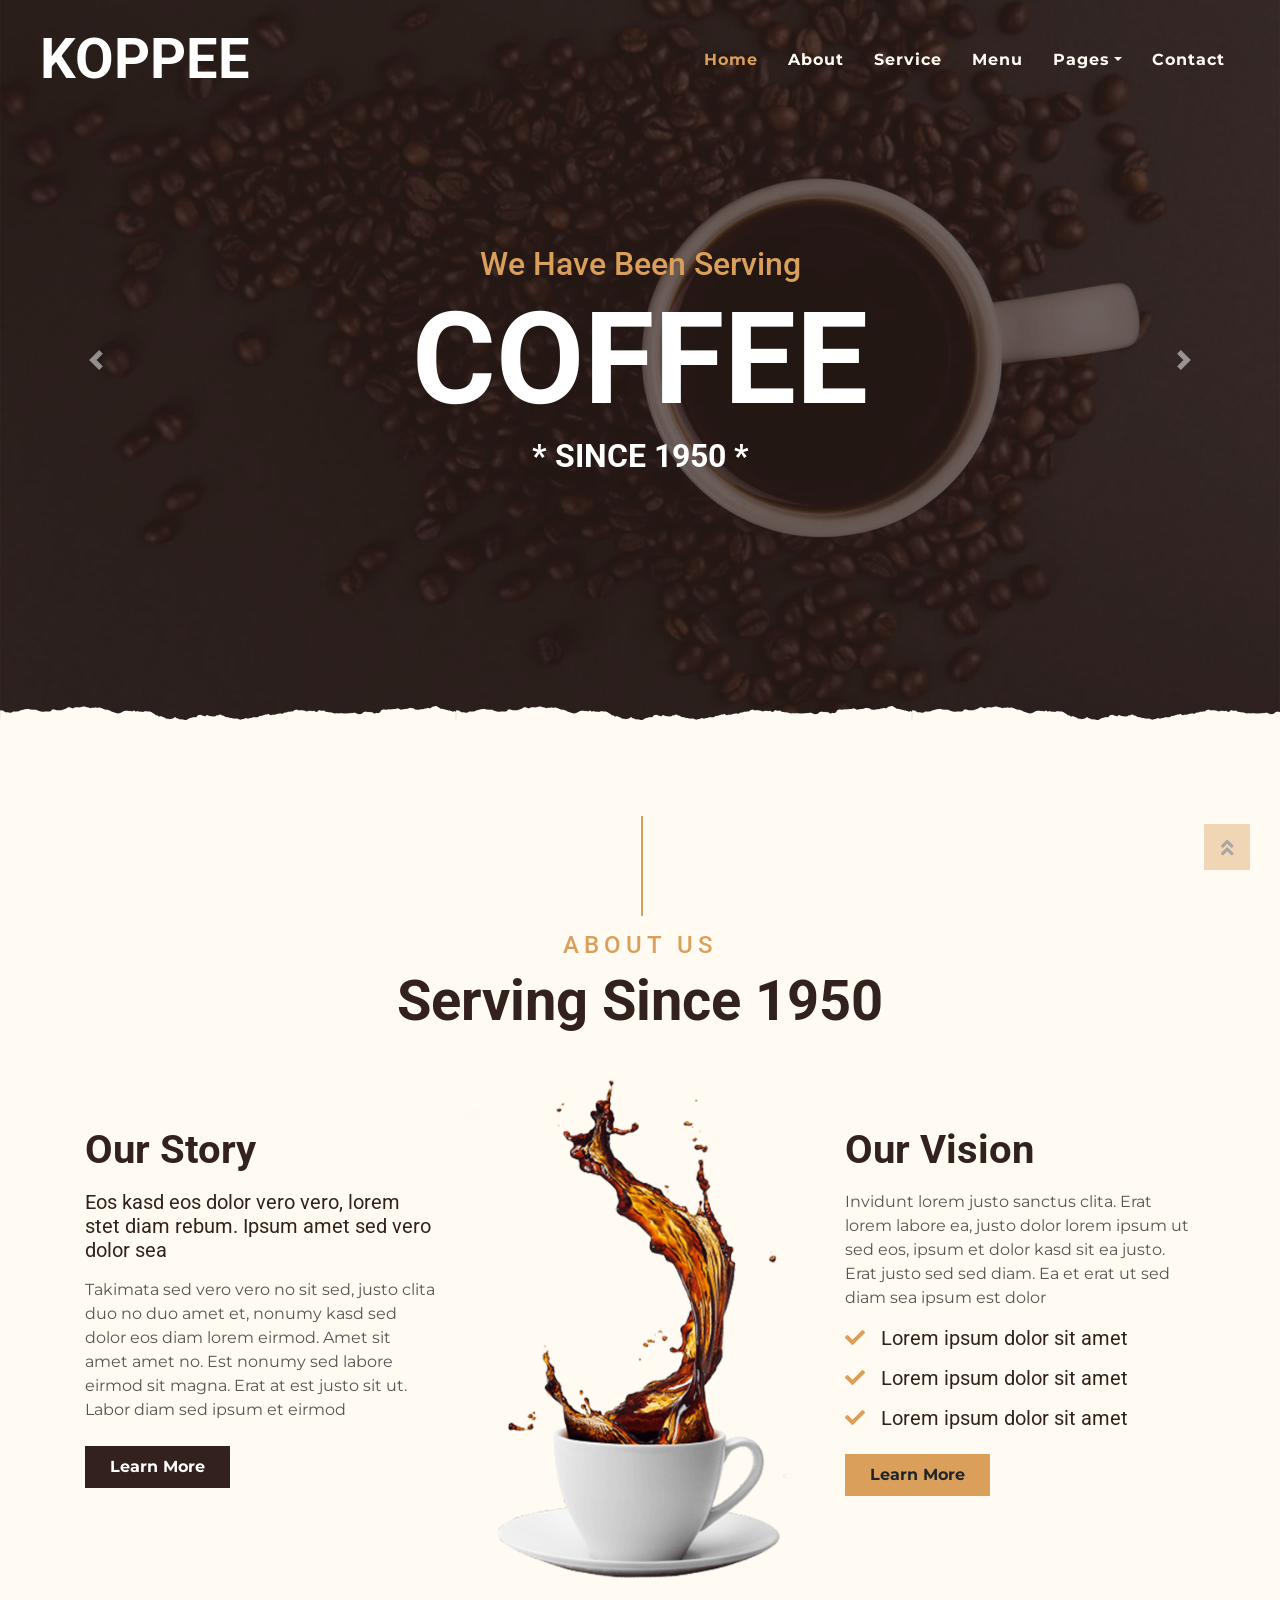
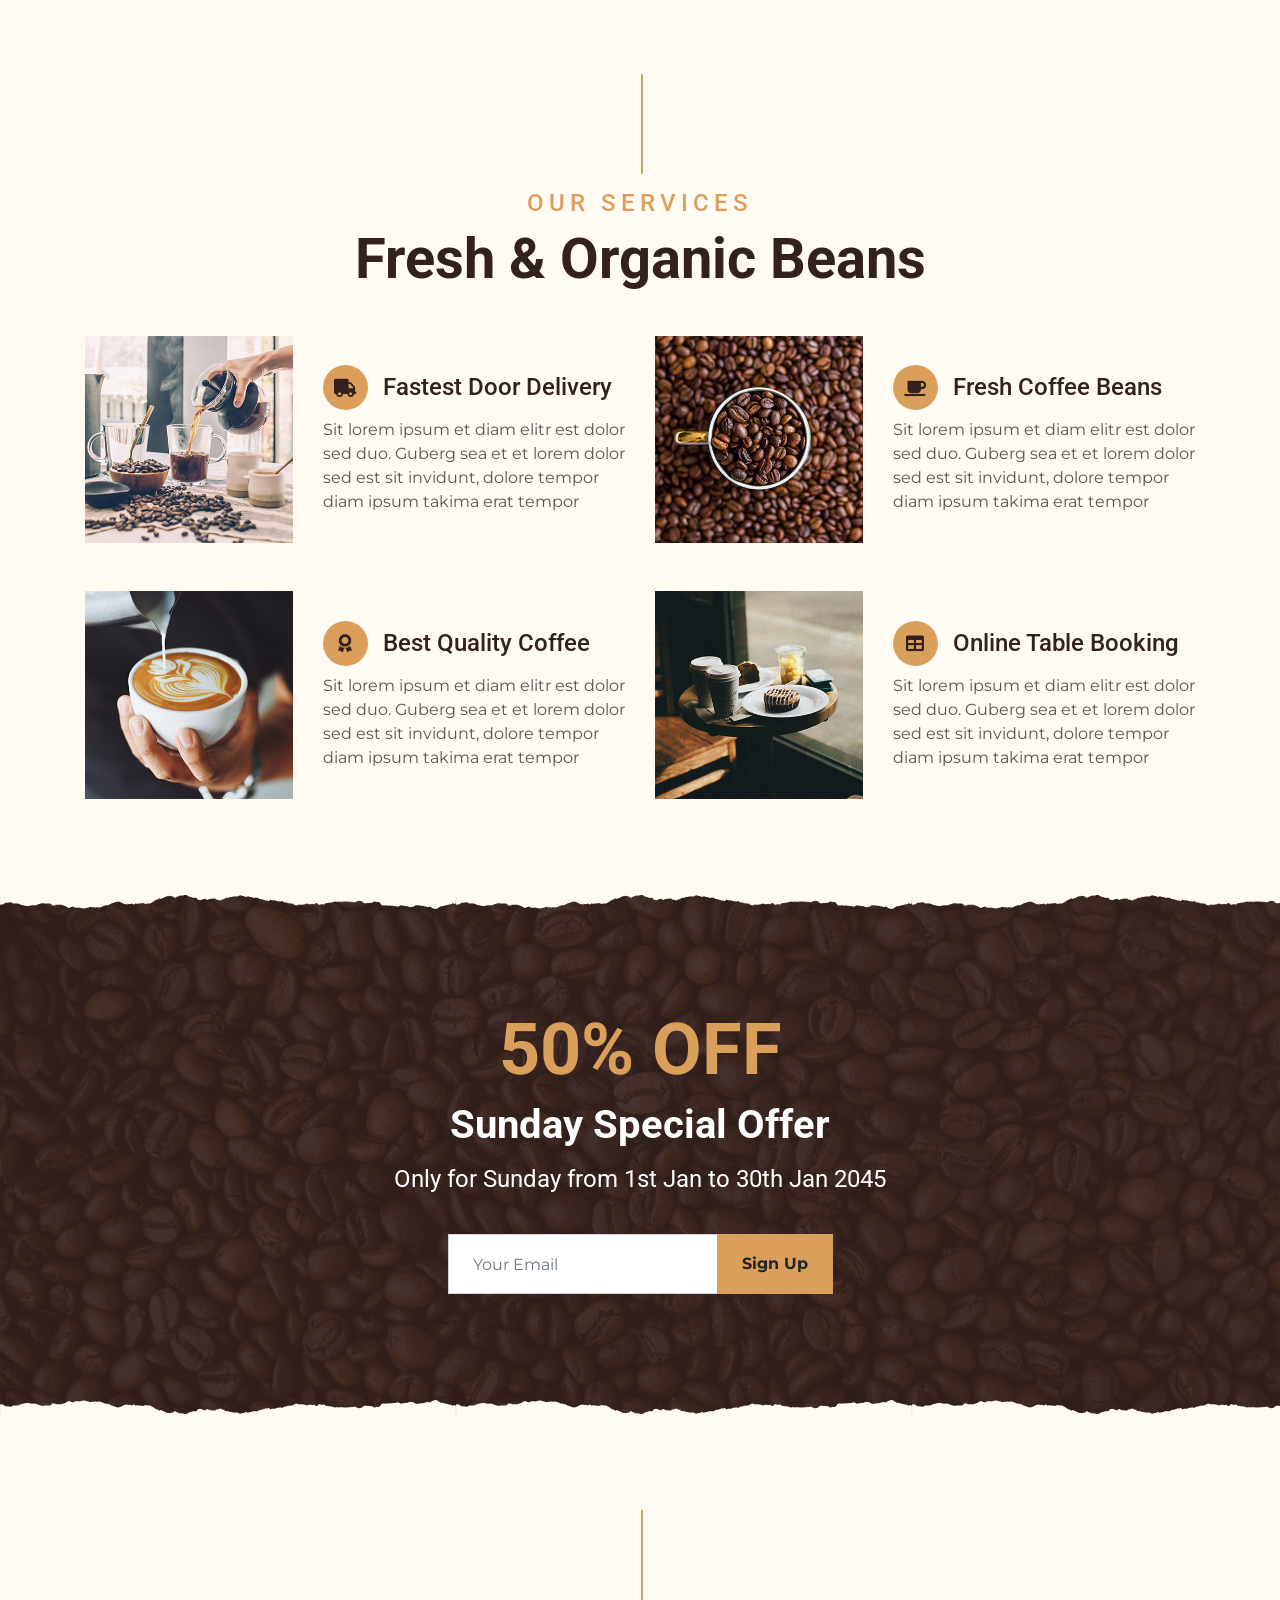
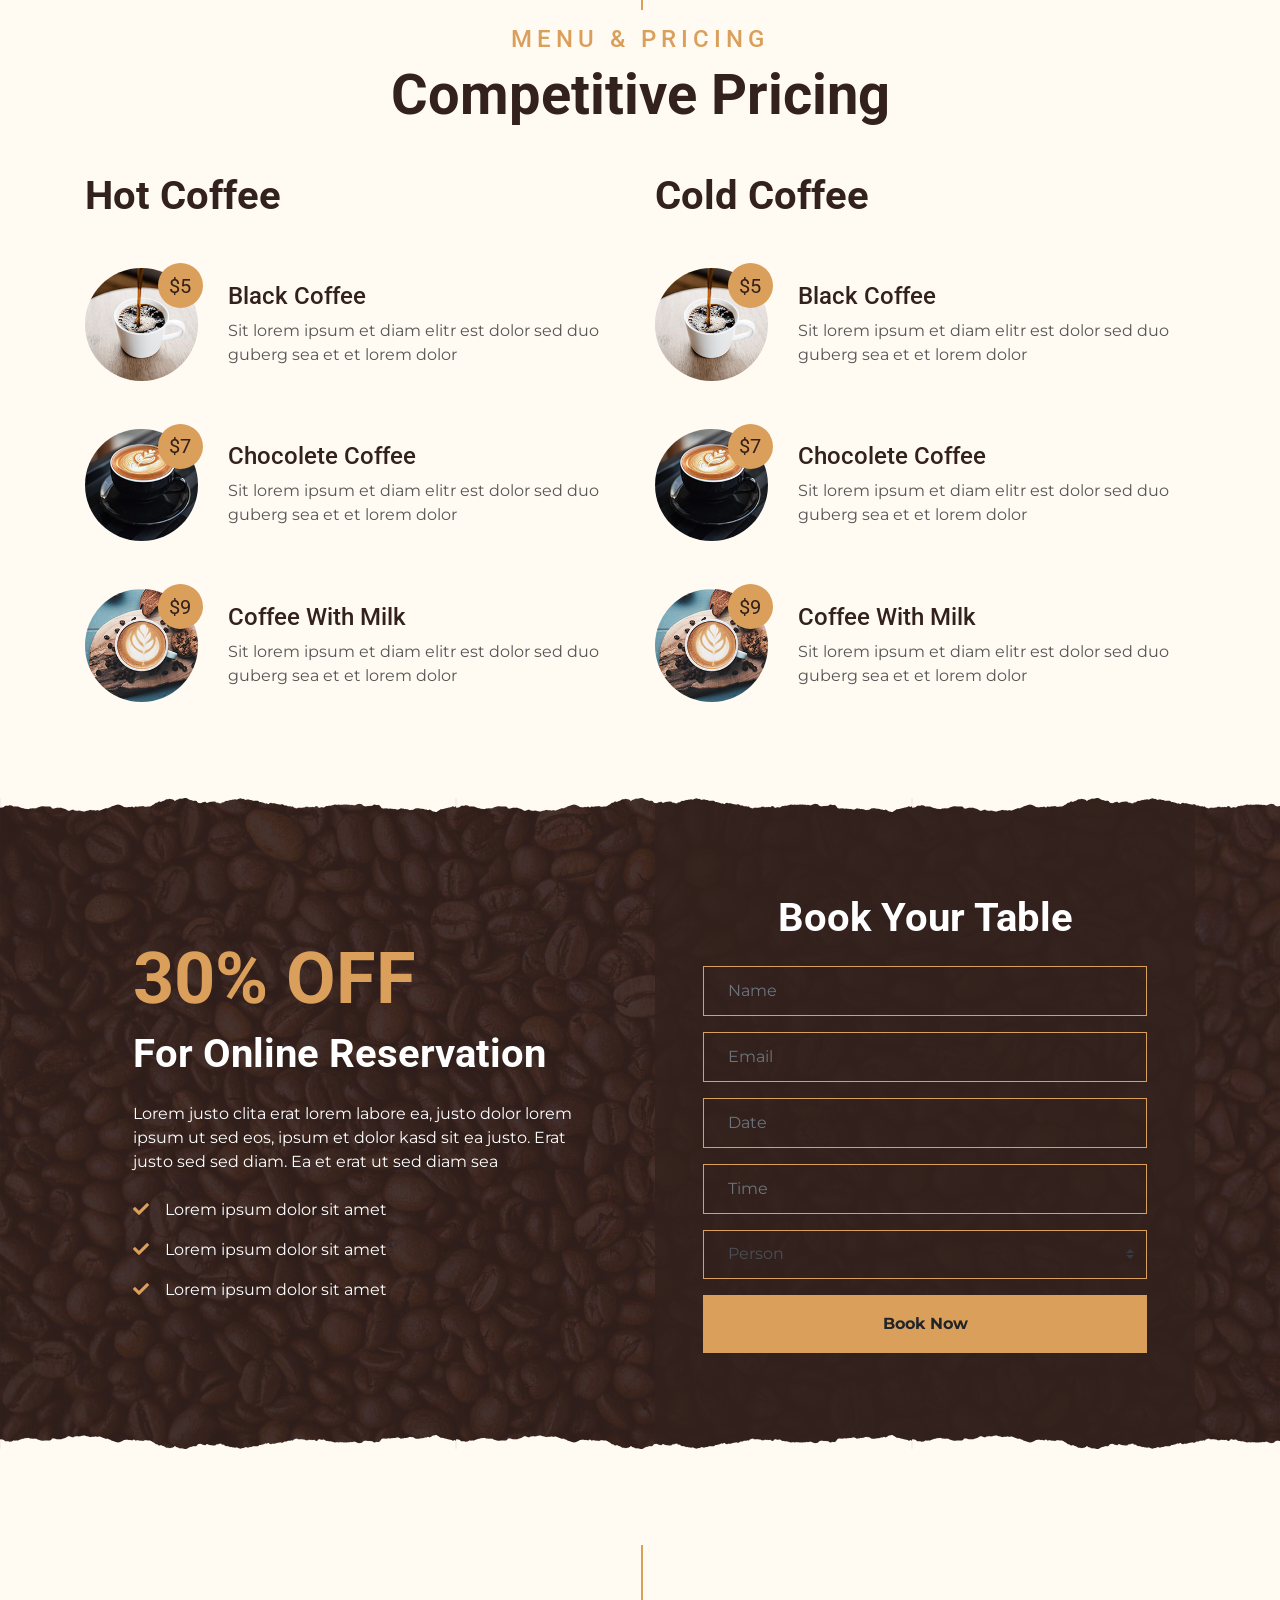
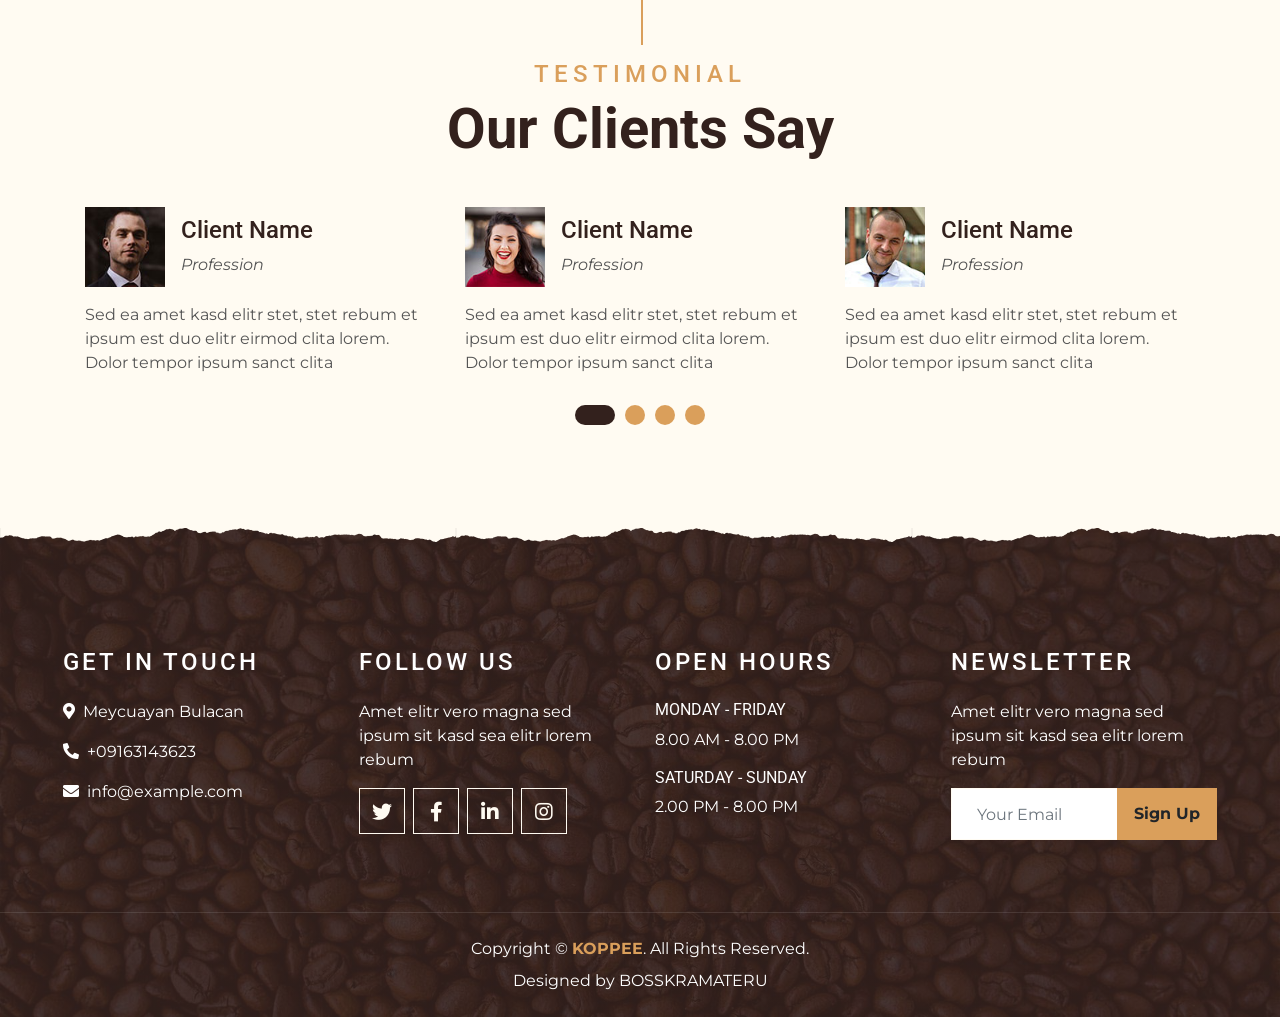
<file: Koppee/index.html>
<!DOCTYPE html>
<html lang="en">

<head>
    <meta charset="utf-8">
    <title>KOPPEE - Coffee Shop HTML Template</title>
    <meta content="width=device-width, initial-scale=1.0" name="viewport">
    <meta content="Free Website Template" name="keywords">
    <meta content="Free Website Template" name="description">

    <!-- Favicon -->
    <link href="img/favicon.ico" rel="icon">

    <!-- Google Font -->
    <link rel="preconnect" href="https://fonts.gstatic.com">
    <link href="https://fonts.googleapis.com/css2?family=Montserrat:wght@200;400&family=Roboto:wght@400;500;700&display=swap" rel="stylesheet"> 

    <!-- Font Awesome -->
    <link href="https://cdnjs.cloudflare.com/ajax/libs/font-awesome/5.10.0/css/all.min.css" rel="stylesheet">

    <!-- Libraries Stylesheet -->
    <link href="lib/owlcarousel/assets/owl.carousel.min.css" rel="stylesheet">
    <link href="lib/tempusdominus/css/tempusdominus-bootstrap-4.min.css" rel="stylesheet" />

    <!-- Customized Bootstrap Stylesheet -->
    <link href="css/style.min.css" rel="stylesheet">
</head>

<body>
    <!-- Navbar Start -->
    <div class="container-fluid p-0 nav-bar">
        <nav class="navbar navbar-expand-lg bg-none navbar-dark py-3">
            <a href="index.html" class="navbar-brand px-lg-4 m-0">
                <h1 class="m-0 display-4 text-uppercase text-white">KOPPEE</h1>
            </a>
            <button type="button" class="navbar-toggler" data-toggle="collapse" data-target="#navbarCollapse">
                <span class="navbar-toggler-icon"></span>
            </button>
            <div class="collapse navbar-collapse justify-content-between" id="navbarCollapse">
                <div class="navbar-nav ml-auto p-4">
                    <a href="index.html" class="nav-item nav-link active">Home</a>
                    <a href="about.html" class="nav-item nav-link">About</a>
                    <a href="service.html" class="nav-item nav-link">Service</a>
                    <a href="menu.html" class="nav-item nav-link">Menu</a>
                    <div class="nav-item dropdown">
                        <a href="#" class="nav-link dropdown-toggle" data-toggle="dropdown">Pages</a>
                        <div class="dropdown-menu text-capitalize">
                            <a href="reservation.html" class="dropdown-item">Reservation</a>
                            <a href="testimonial.html" class="dropdown-item">Testimonial</a>
                        </div>
                    </div>
                    <a href="contact.html" class="nav-item nav-link">Contact</a>
              
                </div>
            </div>
        </nav>
    </div>
    <!-- Navbar End -->

    <!-- Carousel Start -->
    <div class="container-fluid p-0 mb-5">
        <div id="blog-carousel" class="carousel slide overlay-bottom" data-ride="carousel">
            <div class="carousel-inner">
                <div class="carousel-item active">
                    <img class="w-100" src="img/carousel-1.jpg" alt="Image">
                    <div class="carousel-caption d-flex flex-column align-items-center justify-content-center">
                        <h2 class="text-primary font-weight-medium m-0">We Have Been Serving</h2>
                        <h1 class="display-1 text-white m-0">COFFEE</h1>
                        <h2 class="text-white m-0">* SINCE 1950 *</h2>
                    </div>
                </div>
                <div class="carousel-item">
                    <img class="w-100" src="img/carousel-2.jpg" alt="Image">
                    <div class="carousel-caption d-flex flex-column align-items-center justify-content-center">
                        <h2 class="text-primary font-weight-medium m-0">We Have Been Serving</h2>
                        <h1 class="display-1 text-white m-0">COFFEE</h1>
                        <h2 class="text-white m-0">* SINCE 1950 *</h2>
                    </div>
                </div>
            </div>
            <a class="carousel-control-prev" href="#blog-carousel" data-slide="prev">
                <span class="carousel-control-prev-icon"></span>
            </a>
            <a class="carousel-control-next" href="#blog-carousel" data-slide="next">
                <span class="carousel-control-next-icon"></span>
            </a>
        </div>
    </div>
    <!-- Carousel End -->


    <!-- About Start -->
    <div class="container-fluid py-5">
        <div class="container">
            <div class="section-title">
                <h4 class="text-primary text-uppercase" style="letter-spacing: 5px;">About Us</h4>
                <h1 class="display-4">Serving Since 1950</h1>
            </div>
            <div class="row">
                <div class="col-lg-4 py-0 py-lg-5">
                    <h1 class="mb-3">Our Story</h1>
                    <h5 class="mb-3">Eos kasd eos dolor vero vero, lorem stet diam rebum. Ipsum amet sed vero dolor sea</h5>
                    <p>Takimata sed vero vero no sit sed, justo clita duo no duo amet et, nonumy kasd sed dolor eos diam lorem eirmod. Amet sit amet amet no. Est nonumy sed labore eirmod sit magna. Erat at est justo sit ut. Labor diam sed ipsum et eirmod</p>
                    <a href="" class="btn btn-secondary font-weight-bold py-2 px-4 mt-2">Learn More</a>
                </div>
                <div class="col-lg-4 py-5 py-lg-0" style="min-height: 500px;">
                    <div class="position-relative h-100">
                        <img class="position-absolute w-100 h-100" src="img/about.png" style="object-fit: cover;">
                    </div>
                </div>
                <div class="col-lg-4 py-0 py-lg-5">
                    <h1 class="mb-3">Our Vision</h1>
                    <p>Invidunt lorem justo sanctus clita. Erat lorem labore ea, justo dolor lorem ipsum ut sed eos, ipsum et dolor kasd sit ea justo. Erat justo sed sed diam. Ea et erat ut sed diam sea ipsum est dolor</p>
                    <h5 class="mb-3"><i class="fa fa-check text-primary mr-3"></i>Lorem ipsum dolor sit amet</h5>
                    <h5 class="mb-3"><i class="fa fa-check text-primary mr-3"></i>Lorem ipsum dolor sit amet</h5>
                    <h5 class="mb-3"><i class="fa fa-check text-primary mr-3"></i>Lorem ipsum dolor sit amet</h5>
                    <a href="" class="btn btn-primary font-weight-bold py-2 px-4 mt-2">Learn More</a>
                </div>
            </div>
        </div>
    </div>
    <!-- About End -->


    <!-- Service Start -->
    <div class="container-fluid pt-5">
        <div class="container">
            <div class="section-title">
                <h4 class="text-primary text-uppercase" style="letter-spacing: 5px;">Our Services</h4>
                <h1 class="display-4">Fresh & Organic Beans</h1>
            </div>
            <div class="row">
                <div class="col-lg-6 mb-5">
                    <div class="row align-items-center">
                        <div class="col-sm-5">
                            <img class="img-fluid mb-3 mb-sm-0" src="img/service-1.jpg" alt="">
                        </div>
                        <div class="col-sm-7">
                            <h4><i class="fa fa-truck service-icon"></i>Fastest Door Delivery</h4>
                            <p class="m-0">Sit lorem ipsum et diam elitr est dolor sed duo. Guberg sea et et lorem dolor sed est sit
                                invidunt, dolore tempor diam ipsum takima erat tempor</p>
                        </div>
                    </div>
                </div>
                <div class="col-lg-6 mb-5">
                    <div class="row align-items-center">
                        <div class="col-sm-5">
                            <img class="img-fluid mb-3 mb-sm-0" src="img/service-2.jpg" alt="">
                        </div>
                        <div class="col-sm-7">
                            <h4><i class="fa fa-coffee service-icon"></i>Fresh Coffee Beans</h4>
                            <p class="m-0">Sit lorem ipsum et diam elitr est dolor sed duo. Guberg sea et et lorem dolor sed est sit
                                invidunt, dolore tempor diam ipsum takima erat tempor</p>
                        </div>
                    </div>
                </div>
                <div class="col-lg-6 mb-5">
                    <div class="row align-items-center">
                        <div class="col-sm-5">
                            <img class="img-fluid mb-3 mb-sm-0" src="img/service-3.jpg" alt="">
                        </div>
                        <div class="col-sm-7">
                            <h4><i class="fa fa-award service-icon"></i>Best Quality Coffee</h4>
                            <p class="m-0">Sit lorem ipsum et diam elitr est dolor sed duo. Guberg sea et et lorem dolor sed est sit
                                invidunt, dolore tempor diam ipsum takima erat tempor</p>
                        </div>
                    </div>
                </div>
                <div class="col-lg-6 mb-5">
                    <div class="row align-items-center">
                        <div class="col-sm-5">
                            <img class="img-fluid mb-3 mb-sm-0" src="img/service-4.jpg" alt="">
                        </div>
                        <div class="col-sm-7">
                            <h4><i class="fa fa-table service-icon"></i>Online Table Booking</h4>
                            <p class="m-0">Sit lorem ipsum et diam elitr est dolor sed duo. Guberg sea et et lorem dolor sed est sit
                                invidunt, dolore tempor diam ipsum takima erat tempor</p>
                        </div>
                    </div>
                </div>
            </div>
        </div>
    </div>
    <!-- Service End -->


    <!-- Offer Start -->
    <div class="offer container-fluid my-5 py-5 text-center position-relative overlay-top overlay-bottom">
        <div class="container py-5">
            <h1 class="display-3 text-primary mt-3">50% OFF</h1>
            <h1 class="text-white mb-3">Sunday Special Offer</h1>
            <h4 class="text-white font-weight-normal mb-4 pb-3">Only for Sunday from 1st Jan to 30th Jan 2045</h4>
            <form class="form-inline justify-content-center mb-4">
                <div class="input-group">
                    <input type="text" class="form-control p-4" placeholder="Your Email" style="height: 60px;">
                    <div class="input-group-append">
                        <button class="btn btn-primary font-weight-bold px-4" type="submit">Sign Up</button>
                    </div>
                </div>
            </form>
        </div>
    </div>
    <!-- Offer End -->


    <!-- Menu Start -->
    <div class="container-fluid pt-5">
        <div class="container">
            <div class="section-title">
                <h4 class="text-primary text-uppercase" style="letter-spacing: 5px;">Menu & Pricing</h4>
                <h1 class="display-4">Competitive Pricing</h1>
            </div>
            <div class="row">
                <div class="col-lg-6">
                    <h1 class="mb-5">Hot Coffee</h1>
                    <div class="row align-items-center mb-5">
                        <div class="col-4 col-sm-3">
                            <img class="w-100 rounded-circle mb-3 mb-sm-0" src="img/menu-1.jpg" alt="">
                            <h5 class="menu-price">$5</h5>
                        </div>
                        <div class="col-8 col-sm-9">
                            <h4>Black Coffee</h4>
                            <p class="m-0">Sit lorem ipsum et diam elitr est dolor sed duo guberg sea et et lorem dolor</p>
                        </div>
                    </div>
                    <div class="row align-items-center mb-5">
                        <div class="col-4 col-sm-3">
                            <img class="w-100 rounded-circle mb-3 mb-sm-0" src="img/menu-2.jpg" alt="">
                            <h5 class="menu-price">$7</h5>
                        </div>
                        <div class="col-8 col-sm-9">
                            <h4>Chocolete Coffee</h4>
                            <p class="m-0">Sit lorem ipsum et diam elitr est dolor sed duo guberg sea et et lorem dolor</p>
                        </div>
                    </div>
                    <div class="row align-items-center mb-5">
                        <div class="col-4 col-sm-3">
                            <img class="w-100 rounded-circle mb-3 mb-sm-0" src="img/menu-3.jpg" alt="">
                            <h5 class="menu-price">$9</h5>
                        </div>
                        <div class="col-8 col-sm-9">
                            <h4>Coffee With Milk</h4>
                            <p class="m-0">Sit lorem ipsum et diam elitr est dolor sed duo guberg sea et et lorem dolor</p>
                        </div>
                    </div>
                </div>
                <div class="col-lg-6">
                    <h1 class="mb-5">Cold Coffee</h1>
                    <div class="row align-items-center mb-5">
                        <div class="col-4 col-sm-3">
                            <img class="w-100 rounded-circle mb-3 mb-sm-0" src="img/menu-1.jpg" alt="">
                            <h5 class="menu-price">$5</h5>
                        </div>
                        <div class="col-8 col-sm-9">
                            <h4>Black Coffee</h4>
                            <p class="m-0">Sit lorem ipsum et diam elitr est dolor sed duo guberg sea et et lorem dolor</p>
                        </div>
                    </div>
                    <div class="row align-items-center mb-5">
                        <div class="col-4 col-sm-3">
                            <img class="w-100 rounded-circle mb-3 mb-sm-0" src="img/menu-2.jpg" alt="">
                            <h5 class="menu-price">$7</h5>
                        </div>
                        <div class="col-8 col-sm-9">
                            <h4>Chocolete Coffee</h4>
                            <p class="m-0">Sit lorem ipsum et diam elitr est dolor sed duo guberg sea et et lorem dolor</p>
                        </div>
                    </div>
                    <div class="row align-items-center mb-5">
                        <div class="col-4 col-sm-3">
                            <img class="w-100 rounded-circle mb-3 mb-sm-0" src="img/menu-3.jpg" alt="">
                            <h5 class="menu-price">$9</h5>
                        </div>
                        <div class="col-8 col-sm-9">
                            <h4>Coffee With Milk</h4>
                            <p class="m-0">Sit lorem ipsum et diam elitr est dolor sed duo guberg sea et et lorem dolor</p>
                        </div>
                    </div>
                </div>
            </div>
        </div>
    </div>
    <!-- Menu End -->


    <!-- Reservation Start -->
    <div class="container-fluid reservation position-relative overlay-top overlay-bottom my-5">
        <div class="container">
            <div class="row align-items-center">
                <div class="col-lg-6 my-5 my-lg-0">
                    <div class="p-5">
                        <div class="mb-4">
                            <h1 class="display-3 text-primary">30% OFF</h1>
                            <h1 class="text-white">For Online Reservation</h1>
                        </div>
                        <p class="text-white">Lorem justo clita erat lorem labore ea, justo dolor lorem ipsum ut sed eos,
                            ipsum et dolor kasd sit ea justo. Erat justo sed sed diam. Ea et erat ut sed diam sea</p>
                        <ul class="list-inline text-white m-0">
                            <li class="py-2"><i class="fa fa-check text-primary mr-3"></i>Lorem ipsum dolor sit amet</li>
                            <li class="py-2"><i class="fa fa-check text-primary mr-3"></i>Lorem ipsum dolor sit amet</li>
                            <li class="py-2"><i class="fa fa-check text-primary mr-3"></i>Lorem ipsum dolor sit amet</li>
                        </ul>
                    </div>
                </div>
                <div class="col-lg-6">
                    <div class="text-center p-5" style="background: rgba(51, 33, 29, .8);">
                        <h1 class="text-white mb-4 mt-5">Book Your Table</h1>
                        <form class="mb-5">
                            <div class="form-group">
                                <input type="text" class="form-control bg-transparent border-primary p-4" placeholder="Name"
                                    required="required" />
                            </div>
                            <div class="form-group">
                                <input type="email" class="form-control bg-transparent border-primary p-4" placeholder="Email"
                                    required="required" />
                            </div>
                            <div class="form-group">
                                <div class="date" id="date" data-target-input="nearest">
                                    <input type="text" class="form-control bg-transparent border-primary p-4 datetimepicker-input" placeholder="Date" data-target="#date" data-toggle="datetimepicker"/>
                                </div>
                            </div>
                            <div class="form-group">
                                <div class="time" id="time" data-target-input="nearest">
                                    <input type="text" class="form-control bg-transparent border-primary p-4 datetimepicker-input" placeholder="Time" data-target="#time" data-toggle="datetimepicker"/>
                                </div>
                            </div>
                            <div class="form-group">
                                <select class="custom-select bg-transparent border-primary px-4" style="height: 49px;">
                                    <option selected>Person</option>
                                    <option value="1">Person 1</option>
                                    <option value="2">Person 2</option>
                                    <option value="3">Person 3</option>
                                    <option value="3">Person 4</option>
                                </select>
                            </div>
                            
                            <div>
                                <button class="btn btn-primary btn-block font-weight-bold py-3" type="submit">Book Now</button>
                            </div>
                        </form>
                    </div>
                </div>
            </div>
        </div>
    </div>
    <!-- Reservation End -->


    <!-- Testimonial Start -->
    <div class="container-fluid py-5">
        <div class="container">
            <div class="section-title">
                <h4 class="text-primary text-uppercase" style="letter-spacing: 5px;">Testimonial</h4>
                <h1 class="display-4">Our Clients Say</h1>
            </div>
            <div class="owl-carousel testimonial-carousel">
                <div class="testimonial-item">
                    <div class="d-flex align-items-center mb-3">
                        <img class="img-fluid" src="img/testimonial-1.jpg" alt="">
                        <div class="ml-3">
                            <h4>Client Name</h4>
                            <i>Profession</i>
                        </div>
                    </div>
                    <p class="m-0">Sed ea amet kasd elitr stet, stet rebum et ipsum est duo elitr eirmod clita lorem. Dolor tempor ipsum sanct clita</p>
                </div>
                <div class="testimonial-item">
                    <div class="d-flex align-items-center mb-3">
                        <img class="img-fluid" src="img/testimonial-2.jpg" alt="">
                        <div class="ml-3">
                            <h4>Client Name</h4>
                            <i>Profession</i>
                        </div>
                    </div>
                    <p class="m-0">Sed ea amet kasd elitr stet, stet rebum et ipsum est duo elitr eirmod clita lorem. Dolor tempor ipsum sanct clita</p>
                </div>
                <div class="testimonial-item">
                    <div class="d-flex align-items-center mb-3">
                        <img class="img-fluid" src="img/testimonial-3.jpg" alt="">
                        <div class="ml-3">
                            <h4>Client Name</h4>
                            <i>Profession</i>
                        </div>
                    </div>
                    <p class="m-0">Sed ea amet kasd elitr stet, stet rebum et ipsum est duo elitr eirmod clita lorem. Dolor tempor ipsum sanct clita</p>
                </div>
                <div class="testimonial-item">
                    <div class="d-flex align-items-center mb-3">
                        <img class="img-fluid" src="img/testimonial-4.jpg" alt="">
                        <div class="ml-3">
                            <h4>Client Name</h4>
                            <i>Profession</i>
                        </div>
                    </div>
                    <p class="m-0">Sed ea amet kasd elitr stet, stet rebum et ipsum est duo elitr eirmod clita lorem. Dolor tempor ipsum sanct clita</p>
                </div>
            </div>
        </div>
    </div>
    <!-- Testimonial End -->


    <!-- Footer Start -->
    <div class="container-fluid footer text-white mt-5 pt-5 px-0 position-relative overlay-top">
        <div class="row mx-0 pt-5 px-sm-3 px-lg-5 mt-4">
            <div class="col-lg-3 col-md-6 mb-5">
                <h4 class="text-white text-uppercase mb-4" style="letter-spacing: 3px;">Get In Touch</h4>
                <p><i class="fa fa-map-marker-alt mr-2"></i>Meycuayan Bulacan</p>
                <p><i class="fa fa-phone-alt mr-2"></i>+09163143623</p>
                <p class="m-0"><i class="fa fa-envelope mr-2"></i>info@example.com</p>
            </div>
            <div class="col-lg-3 col-md-6 mb-5">
                <h4 class="text-white text-uppercase mb-4" style="letter-spacing: 3px;">Follow Us</h4>
                <p>Amet elitr vero magna sed ipsum sit kasd sea elitr lorem rebum</p>
                <div class="d-flex justify-content-start">
                    <a class="btn btn-lg btn-outline-light btn-lg-square mr-2" href="#"><i class="fab fa-twitter"></i></a>
                    <a class="btn btn-lg btn-outline-light btn-lg-square mr-2" href="#"><i class="fab fa-facebook-f"></i></a>
                    <a class="btn btn-lg btn-outline-light btn-lg-square mr-2" href="#"><i class="fab fa-linkedin-in"></i></a>
                    <a class="btn btn-lg btn-outline-light btn-lg-square" href="#"><i class="fab fa-instagram"></i></a>
                </div>
            </div>
            <div class="col-lg-3 col-md-6 mb-5">
                <h4 class="text-white text-uppercase mb-4" style="letter-spacing: 3px;">Open Hours</h4>
                <div>
                    <h6 class="text-white text-uppercase">Monday - Friday</h6>
                    <p>8.00 AM - 8.00 PM</p>
                    <h6 class="text-white text-uppercase">Saturday - Sunday</h6>
                    <p>2.00 PM - 8.00 PM</p>
                </div>
            </div>
            <div class="col-lg-3 col-md-6 mb-5">
                <h4 class="text-white text-uppercase mb-4" style="letter-spacing: 3px;">Newsletter</h4>
                <p>Amet elitr vero magna sed ipsum sit kasd sea elitr lorem rebum</p>
                <div class="w-100">
                    <div class="input-group">
                        <input type="text" class="form-control border-light" style="padding: 25px;" placeholder="Your Email">
                        <div class="input-group-append">
                            <button class="btn btn-primary font-weight-bold px-3">Sign Up</button>
                        </div>
                    </div>
                </div>
            </div>
        </div>
        <div class="container-fluid text-center text-white border-top mt-4 py-4 px-sm-3 px-md-5" style="border-color: rgba(256, 256, 256, .1) !important;">
            <p class="mb-2 text-white">Copyright &copy; <a class="font-weight-bold" href="#">KOPPEE</a>. All Rights Reserved.</a></p>

      
            <p class="m-0 text-white">Designed by BOSSKRAMATERU</a></p>
        </div>
    </div>
    <!-- Footer End -->


    <!-- Back to Top -->
    <a href="#" class="btn btn-lg btn-primary btn-lg-square back-to-top"><i class="fa fa-angle-double-up"></i></a>


    <!-- JavaScript Libraries -->
    <script src="https://code.jquery.com/jquery-3.4.1.min.js"></script>
    <script src="https://stackpath.bootstrapcdn.com/bootstrap/4.4.1/js/bootstrap.bundle.min.js"></script>
    <script src="lib/easing/easing.min.js"></script>
    <script src="lib/waypoints/waypoints.min.js"></script>
    <script src="lib/owlcarousel/owl.carousel.min.js"></script>
    <script src="lib/tempusdominus/js/moment.min.js"></script>
    <script src="lib/tempusdominus/js/moment-timezone.min.js"></script>
    <script src="lib/tempusdominus/js/tempusdominus-bootstrap-4.min.js"></script>

    <!-- Template Javascript -->
    <script src="js/main.js"></script>
</body>

</html>
</file>
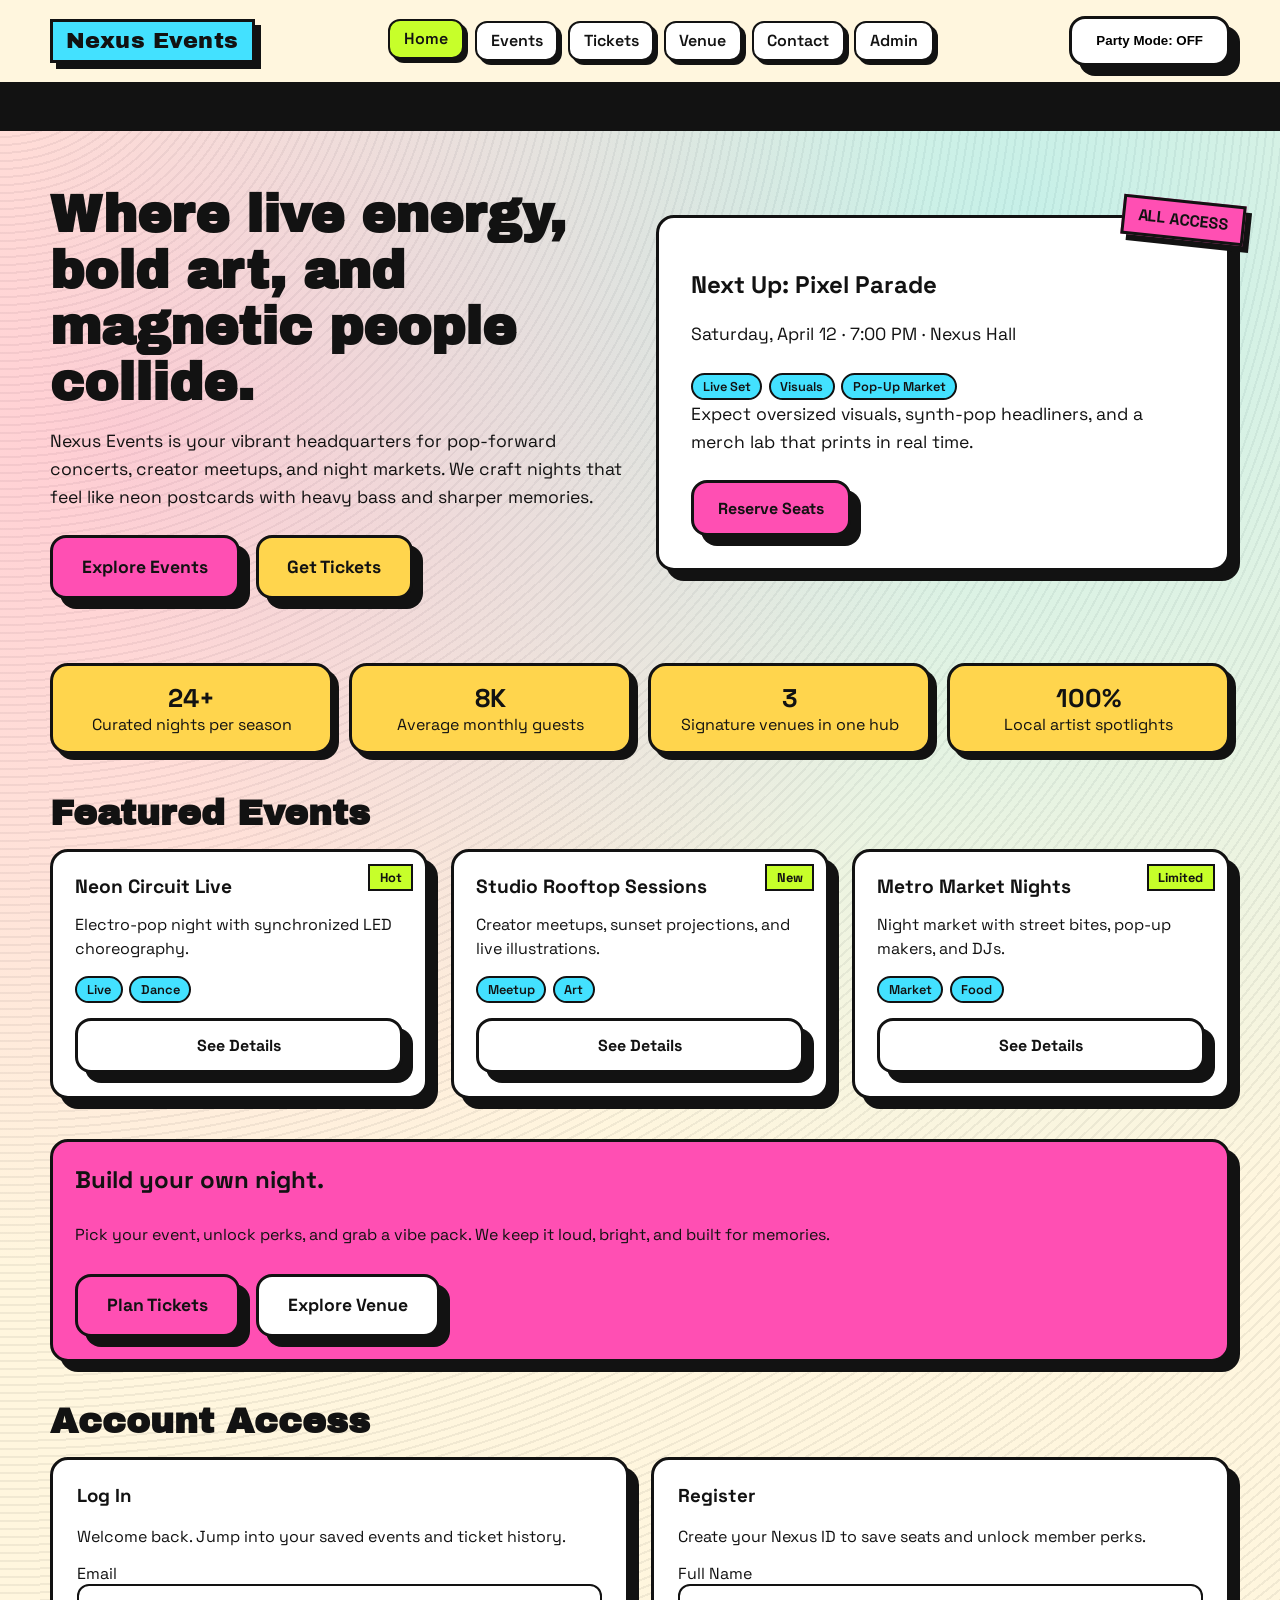
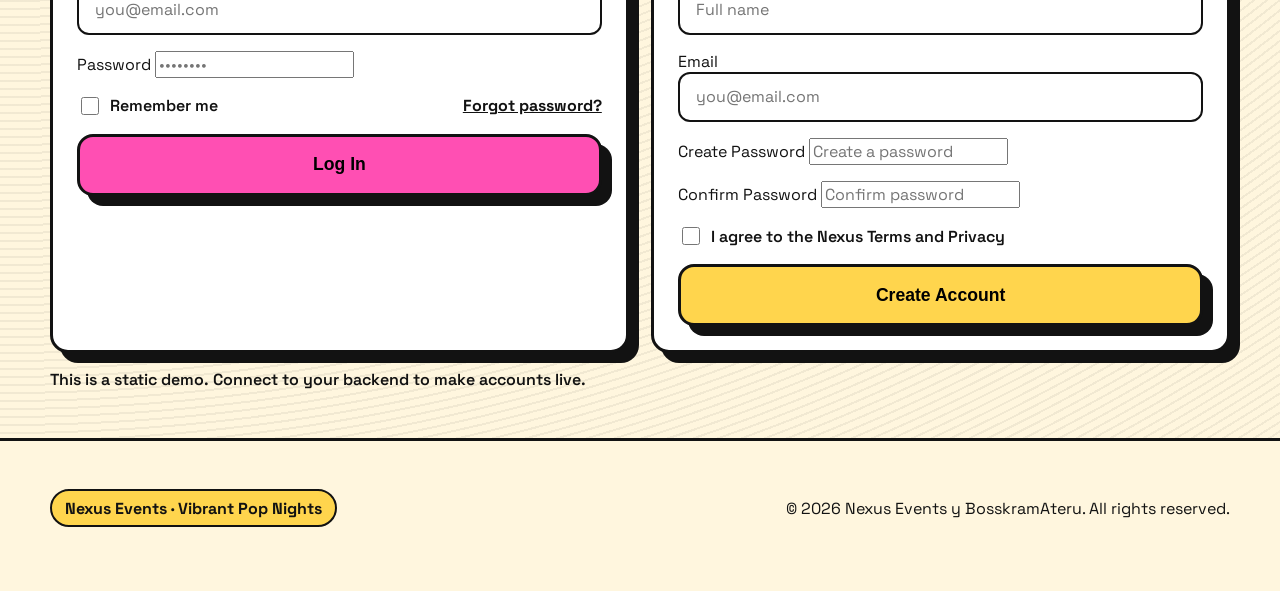
<file: Nexux Event/index.html>
﻿<!doctype html>
<html lang="en">
<head>
  <meta charset="UTF-8">
  <meta name="viewport" content="width=device-width, initial-scale=1.0">
  <title>Nexus Events | Home</title>
  <link rel="stylesheet" href="css/style.css">
</head>
<body data-page="home">
  <header class="site-header">
    <div class="container navbar">
      <a class="brand" href="index.html">Nexus Events</a>
      <nav class="nav-links">
        <a href="index.html" data-nav="home">Home</a>
        <a href="events.html" data-nav="events">Events</a>
        <a href="tickets.html" data-nav="tickets">Tickets</a>
        <a href="venue.html" data-nav="venue">Venue</a>
        <a href="contact.html" data-nav="contact">Contact</a>
        <a href="admin-login.html" data-nav="admin">Admin</a>
      </nav>
      <button class="btn btn--ghost" type="button" data-party-toggle>Party Mode: OFF</button>
    </div>
  </header>

  <div class="ticker">
    <span>NEW DROP: NEXUS NOISE WEEKENDER · TICKETS LIVE · VENUE MAP UPDATED · POP-UP MERCH LAB ·</span>
  </div>

  <main class="container">
    <section class="hero">
      <div>
        <h1>Where live energy, bold art, and magnetic people collide.</h1>
        <p>Nexus Events is your vibrant headquarters for pop-forward concerts, creator meetups, and night markets. We craft nights that feel like neon postcards with heavy bass and sharper memories.</p>
        <div class="button-row">
          <a class="btn btn--big" href="events.html" data-pulse>Explore Events</a>
          <a class="btn btn--big btn--alt" href="tickets.html">Get Tickets</a>
        </div>
      </div>
      <div class="hero-card">
        <div class="sticker">ALL ACCESS</div>
        <h2>Next Up: Pixel Parade</h2>
        <p>Saturday, April 12 · 7:00 PM · Nexus Hall</p>
        <div class="tag-row">
          <span class="tag">Live Set</span>
          <span class="tag">Visuals</span>
          <span class="tag">Pop-Up Market</span>
        </div>
        <p>Expect oversized visuals, synth-pop headliners, and a merch lab that prints in real time.</p>
        <a class="btn" href="tickets.html">Reserve Seats</a>
      </div>
    </section>

    <section class="stats">
      <div class="stat">
        <strong>24+</strong>
        Curated nights per season
      </div>
      <div class="stat">
        <strong>8K</strong>
        Average monthly guests
      </div>
      <div class="stat">
        <strong>3</strong>
        Signature venues in one hub
      </div>
      <div class="stat">
        <strong>100%</strong>
        Local artist spotlights
      </div>
    </section>

    <section>
      <h2 class="section-title">Featured Events</h2>
      <div class="grid">
        <article class="card">
          <span class="badge">Hot</span>
          <h3>Neon Circuit Live</h3>
          <p>Electro-pop night with synchronized LED choreography.</p>
          <div class="tag-row">
            <span class="tag">Live</span>
            <span class="tag">Dance</span>
          </div>
          <a class="btn btn--ghost" href="events.html">See Details</a>
        </article>
        <article class="card">
          <span class="badge">New</span>
          <h3>Studio Rooftop Sessions</h3>
          <p>Creator meetups, sunset projections, and live illustrations.</p>
          <div class="tag-row">
            <span class="tag">Meetup</span>
            <span class="tag">Art</span>
          </div>
          <a class="btn btn--ghost" href="events.html">See Details</a>
        </article>
        <article class="card">
          <span class="badge">Limited</span>
          <h3>Metro Market Nights</h3>
          <p>Night market with street bites, pop-up makers, and DJs.</p>
          <div class="tag-row">
            <span class="tag">Market</span>
            <span class="tag">Food</span>
          </div>
          <a class="btn btn--ghost" href="events.html">See Details</a>
        </article>
      </div>
    </section>

    <section style="margin-top: 2.5rem;">
      <div class="mega-banner">
        <h2>Build your own night.</h2>
        <p>Pick your event, unlock perks, and grab a vibe pack. We keep it loud, bright, and built for memories.</p>
        <div class="button-row">
          <a class="btn btn--big" href="tickets.html">Plan Tickets</a>
          <a class="btn btn--big btn--ghost" href="venue.html">Explore Venue</a>
        </div>
      </div>
    </section>

    <section style="margin-top: 2.5rem;">
      <h2 class="section-title">Account Access</h2>
      <div class="grid auth-grid">
        <div class="panel auth-card">
          <h3>Log In</h3>
          <p>Welcome back. Jump into your saved events and ticket history.</p>
          <form class="form-grid">
            <label>
              Email
              <input type="email" placeholder="you@email.com" required autocomplete="email">
            </label>
            <label>
              Password
              <input type="password" placeholder="••••••••" required autocomplete="current-password">
            </label>
            <div class="form-row">
              <label class="checkbox">
                <input type="checkbox">
                Remember me
              </label>
              <a class="link" href="contact.html">Forgot password?</a>
            </div>
            <button class="btn btn--big" type="submit">Log In</button>
          </form>
        </div>
        <div class="panel auth-card">
          <h3>Register</h3>
          <p>Create your Nexus ID to save seats and unlock member perks.</p>
          <form class="form-grid">
            <label>
              Full Name
              <input type="text" placeholder="Full name" required autocomplete="name">
            </label>
            <label>
              Email
              <input type="email" placeholder="you@email.com" required autocomplete="email">
            </label>
            <label>
              Create Password
              <input type="password" placeholder="Create a password" required autocomplete="new-password">
            </label>
            <label>
              Confirm Password
              <input type="password" placeholder="Confirm password" required autocomplete="new-password">
            </label>
            <label class="checkbox">
              <input type="checkbox" required>
              I agree to the Nexus Terms and Privacy
            </label>
            <button class="btn btn--big btn--alt" type="submit">Create Account</button>
          </form>
        </div>
      </div>
      <p class="form-note">This is a static demo. Connect to your backend to make accounts live.</p>
    </section>
  </main>

  <footer class="footer">
    <div class="container footer-inner">
      <p class="pill">Nexus Events · Vibrant Pop Nights</p>
      <p>© <span data-year></span> Nexus Events y BosskramAteru. All rights reserved.</p>
    </div>
  </footer>

  <script src="js/app.js" defer></script>
</body>
</html>
</file>
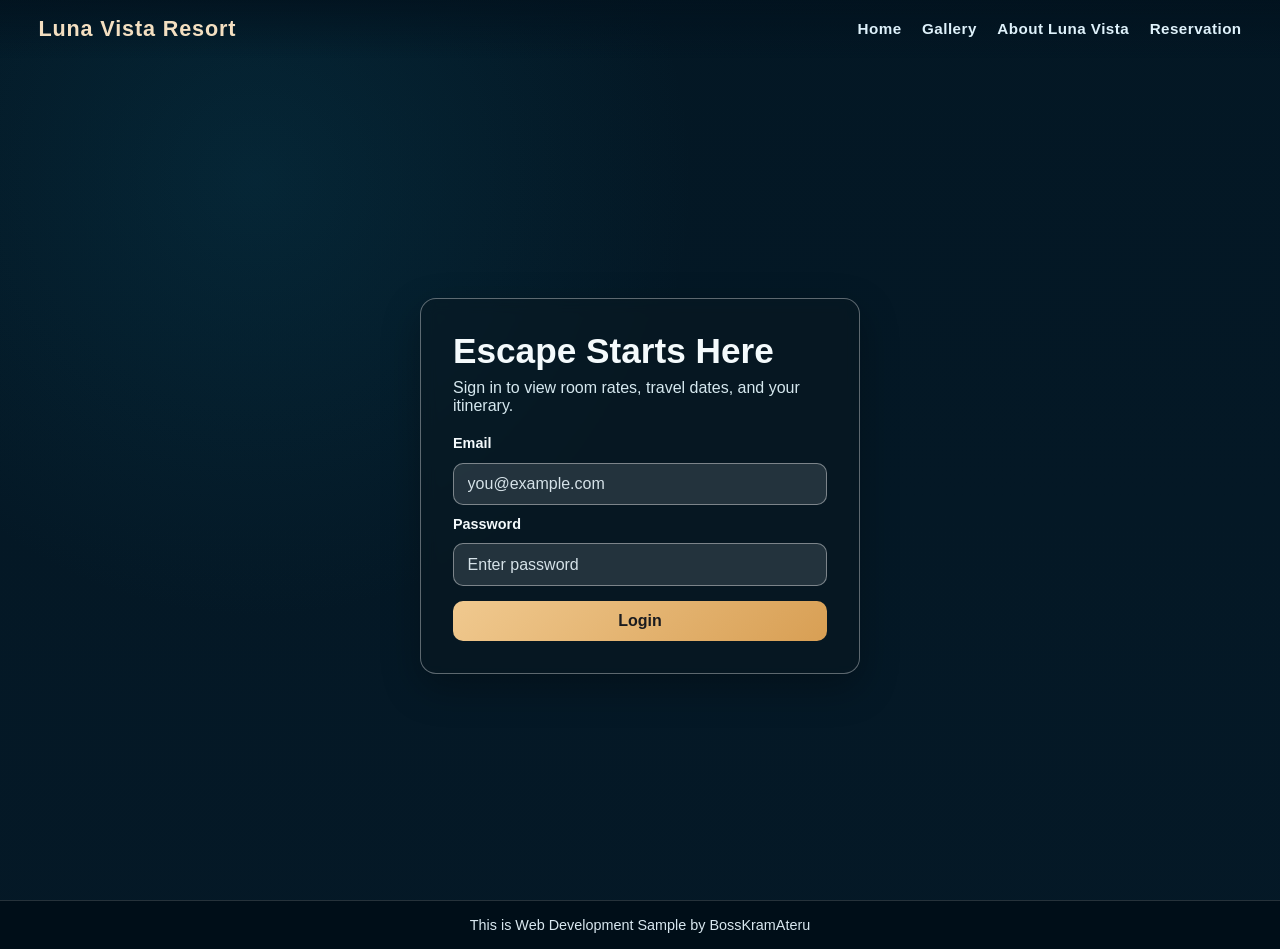
<file: vista resort/index.html>
<!doctype html>
<html lang="en">
<head>
  <meta charset="UTF-8">
  <meta name="viewport" content="width=device-width, initial-scale=1.0">
  <title>Luna Vista Resort</title>
  <link rel="stylesheet" href="style.css">
</head>
<body>
  <header class="topbar">
    <a class="brand" href="index.html">Luna Vista Resort</a>
    <nav aria-label="Primary">
      <ul class="menu">
        <li><a href="index.html">Home</a></li>
        <li><a href="#">Gallery</a></li>
        <li><a href="#">About Luna Vista</a></li>
        <li><a href="reservation.html">Reservation</a></li>
      </ul>
    </nav>
  </header>

  <main class="hero">
    <video
      class="hero-video"
      autoplay
      muted
      loop
      playsinline
      poster="https://images.unsplash.com/photo-1507525428034-b723cf961d3e?auto=format&fit=crop&w=1600&q=80"
      aria-label="Aerial view of a tropical beach resort">
      <source src="https://cdn.coverr.co/videos/coverr-relaxing-by-the-sea-5587/1080p.mp4" type="video/mp4">
    </video>
    <div class="hero-shade" aria-hidden="true"></div>

    <section class="login-card" aria-label="Member login">
      <h1>Escape Starts Here</h1>
      <p>Sign in to view room rates, travel dates, and your itinerary.</p>
      <form class="login-form" id="loginForm">
        <label for="email">Email</label>
        <input id="email" name="email" type="email" placeholder="you@example.com" required>

        <label for="password">Password</label>
        <input id="password" name="password" type="password" placeholder="Enter password" required>

        <button type="submit" a href="reservation.html">Login</button>
      </form>
    </section>
  </main>

  <footer class="site-footer">
    <p>This is Web Development Sample by BossKramAteru</p>
  </footer>

  <script src="script.js"></script>
</body>
</html>
</file>
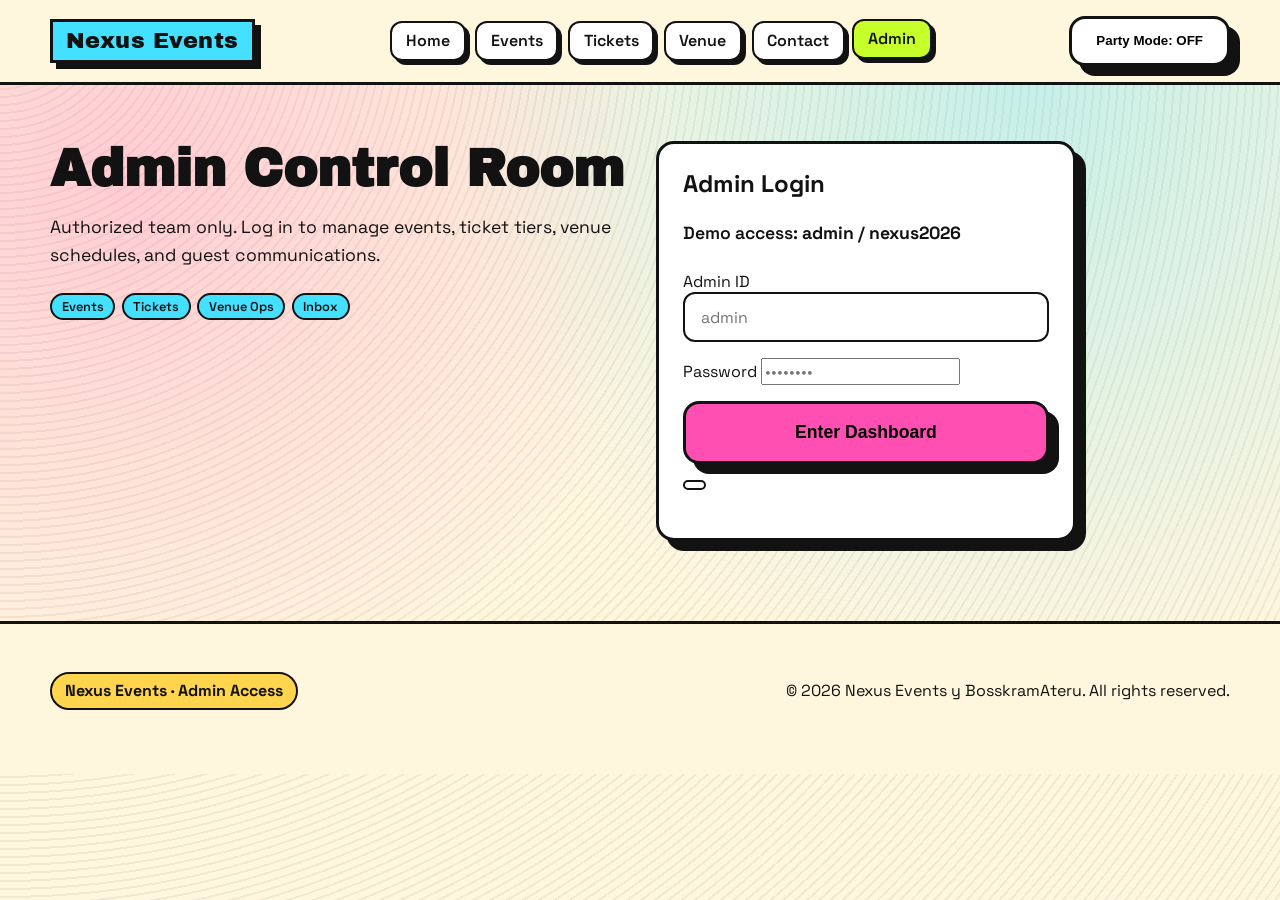
<file: Nexux Event/admin/index.html>
﻿<!doctype html>
<html lang="en">
<head>
  <meta charset="UTF-8">
  <meta name="viewport" content="width=device-width, initial-scale=1.0">
  <title>Nexus Events | Admin Dashboard</title>
  <link rel="stylesheet" href="../css/style.css">
</head>
<body data-page="admin-dashboard">
  <header class="site-header">
    <div class="container navbar">
      <a class="brand" href="../index.html">Nexus Events</a>
      <nav class="nav-links">
        <a href="../index.html">Back to Site</a>
        <button class="btn btn--ghost" type="button" data-admin-logout>Log Out</button>
      </nav>
    </div>
  </header>

  <main class="container">
    <section class="hero admin-hero">
      <div>
        <h1>Admin Index</h1>
        <p>Quick control of events, tickets, venue operations, and guest messages. Keep every Nexus night running loud and smooth.</p>
        <div class="button-row">
          <button class="btn btn--big" type="button">+ New Event</button>
          <button class="btn btn--big btn--alt" type="button">Update Ticket Tiers</button>
        </div>
      </div>
      <div class="hero-card">
        <div class="sticker">LIVE</div>
        <h2>Tonight's Headliner</h2>
        <p>Neon Circuit Live · 9:00 PM · Main Hall</p>
        <div class="tag-row">
          <span class="tag">Crew Ready</span>
          <span class="tag">Stage Check</span>
          <span class="tag">VIP List</span>
        </div>
        <a class="btn" href="../events.html">View Public Page</a>
      </div>
    </section>

    <section class="stats">
      <div class="stat">
        <strong>1,248</strong>
        Tickets sold today
      </div>
      <div class="stat">
        <strong>92%</strong>
        Venue capacity booked
      </div>
      <div class="stat">
        <strong>18</strong>
        Active staff on duty
      </div>
      <div class="stat">
        <strong>6</strong>
        Open support tickets
      </div>
    </section>

    <section class="admin-grid">
      <div class="panel">
        <h2 class="section-title" style="margin-top:0;">Upcoming Events</h2>
        <div class="table">
          <div class="table-row table-head">
            <span>Event</span>
            <span>Date</span>
            <span>Status</span>
          </div>
          <div class="table-row">
            <span>Pixel Parade</span>
            <span>Apr 12</span>
            <span class="status status--green">On Track</span>
          </div>
          <div class="table-row">
            <span>Metro Market Nights</span>
            <span>Apr 18</span>
            <span class="status status--yellow">Staffing</span>
          </div>
          <div class="table-row">
            <span>Studio Rooftop Sessions</span>
            <span>Apr 22</span>
            <span class="status status--green">Confirmed</span>
          </div>
        </div>
      </div>

      <div class="panel">
        <h2 class="section-title" style="margin-top:0;">Ticket Pulse</h2>
        <div class="ticket-meter">
          <div class="meter-row">
            <span>Pulse Pass</span>
            <div class="meter"><span style="width:70%"></span></div>
            <strong>70%</strong>
          </div>
          <div class="meter-row">
            <span>Glow Pass</span>
            <div class="meter"><span style="width:54%"></span></div>
            <strong>54%</strong>
          </div>
          <div class="meter-row">
            <span>Orbit Pass</span>
            <div class="meter"><span style="width:32%"></span></div>
            <strong>32%</strong>
          </div>
        </div>
        <div class="button-row" style="margin-top:1rem;">
          <button class="btn btn--ghost" type="button">Adjust Pricing</button>
          <button class="btn btn--ghost" type="button">Export List</button>
        </div>
      </div>

      <div class="panel">
        <h2 class="section-title" style="margin-top:0;">Venue Ops</h2>
        <ul class="checklist">
          <li class="checklist-item">
            <span class="status status--green">Ready</span>
            Stage lighting rig checked
          </li>
          <li class="checklist-item">
            <span class="status status--green">Ready</span>
            Market lane vendor load-in
          </li>
          <li class="checklist-item">
            <span class="status status--yellow">Pending</span>
            Rooftop sound calibration
          </li>
          <li class="checklist-item">
            <span class="status status--red">Alert</span>
            VIP lounge restock
          </li>
        </ul>
      </div>

      <div class="panel">
        <h2 class="section-title" style="margin-top:0;">Guest Inbox</h2>
        <div class="table">
          <div class="table-row table-head">
            <span>Sender</span>
            <span>Topic</span>
            <span>Priority</span>
          </div>
          <div class="table-row">
            <span>J. Alvarez</span>
            <span>Group Booking</span>
            <span class="status status--yellow">Medium</span>
          </div>
          <div class="table-row">
            <span>Press Studio</span>
            <span>Media Pass</span>
            <span class="status status--red">High</span>
          </div>
          <div class="table-row">
            <span>Merch Lab</span>
            <span>Inventory</span>
            <span class="status status--green">Low</span>
          </div>
        </div>
      </div>
    </section>
  </main>

  <footer class="footer">
    <div class="container footer-inner">
      <p class="pill">Nexus Events · Admin Desk</p>
      <p>© <span data-year></span> Nexus Events y BosskramAteru. All rights reserved.</p>
    </div>
  </footer>

  <script src="../js/app.js" defer></script>
  <script src="../js/admin.js" defer></script>
</body>
</html>
</file>
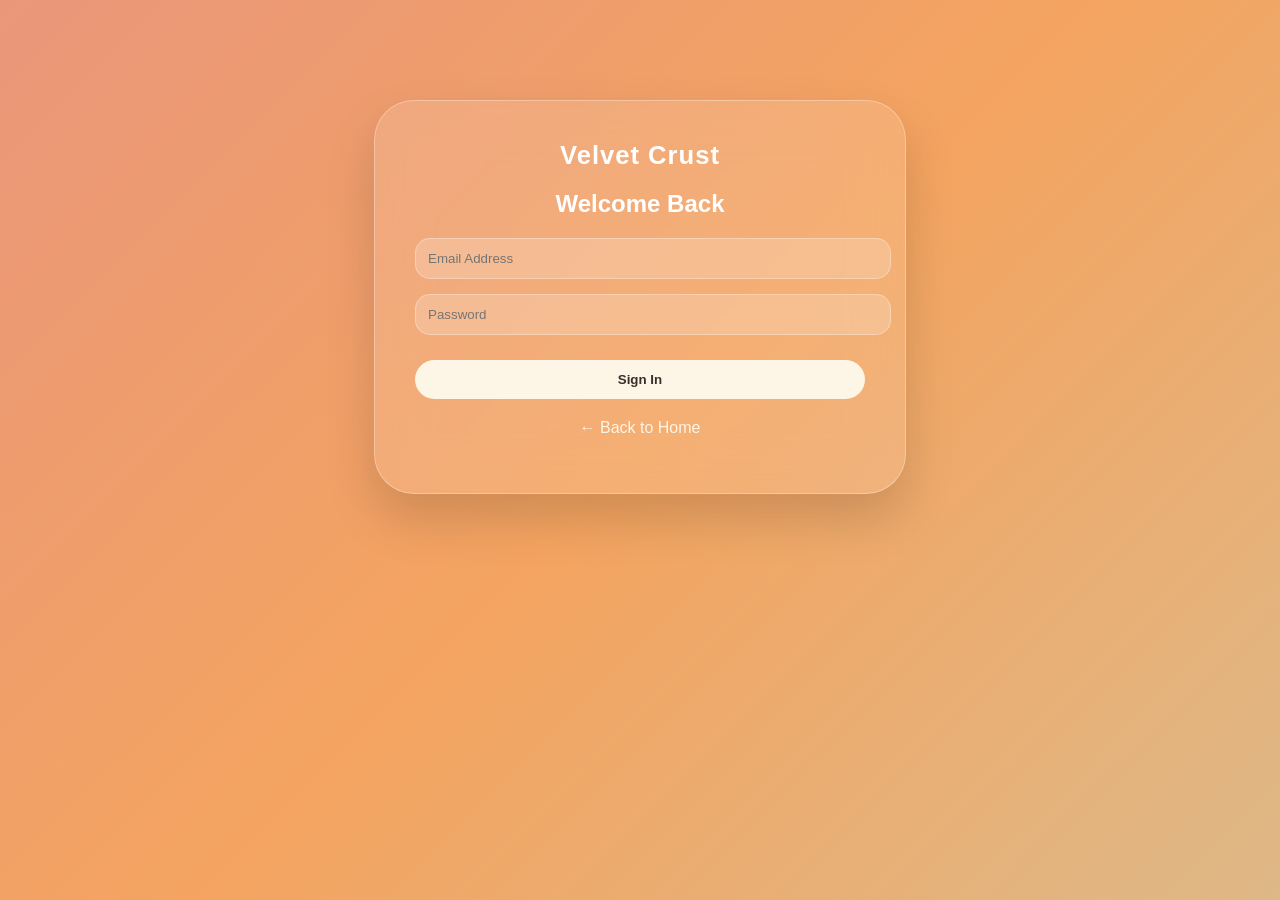
<file: CakeWebsite/login.html>
<!DOCTYPE html>
<html lang="en">
<head>
    <meta charset="UTF-8">
    <title>Login | Velvet Crust Cakes</title>
    <link rel="stylesheet" href="style.css">
</head>
<body>
    <div class="container centered-card">
        <div class="logo" style="margin-bottom: 20px;">Velvet Crust</div>
        <h2>Welcome Back</h2>
        <div class="input-group" style="margin-bottom: 15px;">
            <input type="email" placeholder="Email Address" style="width:100%; padding:12px; border-radius:15px; border:1px solid var(--glass-border); background:rgba(255,255,255,0.2); color:white;">
        </div>
        <div class="input-group" style="margin-bottom: 25px;">
            <input type="password" placeholder="Password" style="width:100%; padding:12px; border-radius:15px; border:1px solid var(--glass-border); background:rgba(255,255,255,0.2); color:white;">
        </div>
        <button class="btn-cream" style="width: 100%;">Sign In</button>
        <p style="margin-top: 20px;"><a href="index.html" style="color: var(--cream); text-decoration: none;">← Back to Home</a></p>
    </div>
</body>
</html>
</file>
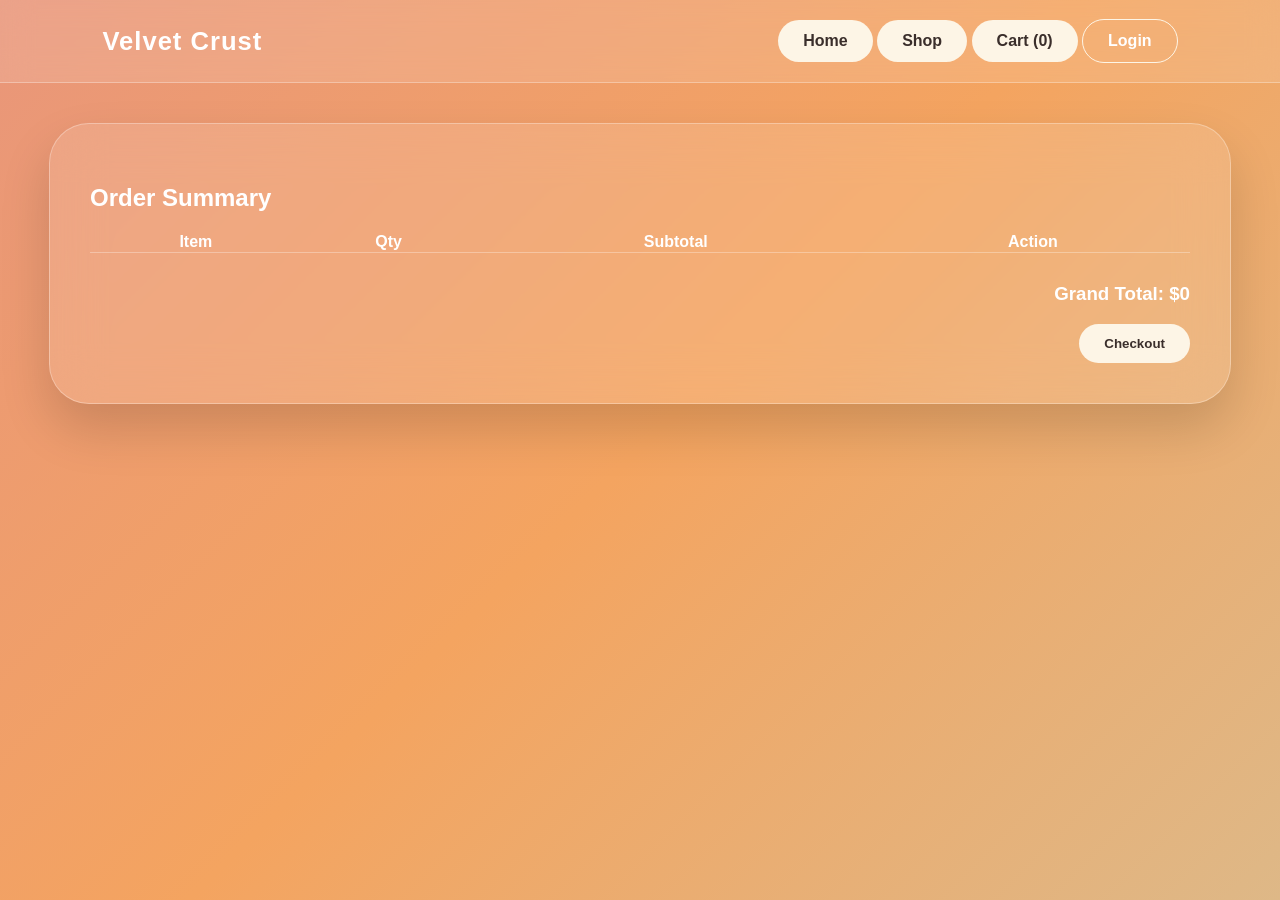
<file: CakeWebsite/summary.html>
<!DOCTYPE html>
<html lang="en">
<head>
    <meta charset="UTF-8">
    <title>Velvet Crust Cakes | Home</title>
    <link rel="stylesheet" href="style.css">
</head>
<body>
  <nav>
        <div class="logo">Velvet Crust</div>
        <div class="nav-links">
            <a href="index.html" class="btn-cream">Home</a>
            <a href="shop.html" class="btn-cream">Shop</a>
            <a href="summary.html" class="btn-cream">Cart (<span id="cart-count">0</span>)</a>
            <a href="login.html" class="btn-cream" style="background:transparent; border:1px solid var(--cream); color:white;">Login</a>
        </div>
    </nav>


    <div id="cart-modal" class="modal-overlay">
        <div class="container" style="max-width: 400px; text-align: center;">
            <h2 id="modal-title">Confirm Selection</h2>
            <p id="modal-msg"></p>
            <div id="qty-box" style="display:none; margin: 20px;">
                <label>Quantity: </label>
                <input type="number" id="item-qty" value="1" min="1" style="width: 60px; padding: 5px;">
            </div>
            <div style="display: flex; gap: 10px;">
                <button id="modal-yes" class="btn-cream" style="flex:1">Yes</button>
                <button id="modal-no" class="btn-cream" style="flex:1; background:rgba(255,255,255,0.2); color:white;">No</button>
            </div>
        </div>
    </div>

    <div class="container">

        <section id="summary" class="page">
            <h2>Order Summary</h2>
            <table style="width: 100%; border-collapse: collapse;">
                <thead style="border-bottom: 1px solid var(--glass-border);">
                    <tr><th>Item</th><th>Qty</th><th>Subtotal</th><th>Action</th></tr>
                </thead>
                <tbody id="cart-items"></tbody>
            </table>
            <div style="text-align: right; margin-top: 30px;">
                <h3>Grand Total: $<span id="total-price">0</span></h3>
                <button class="btn-cream" onclick="alert('Proceeding to Payment...')">Checkout</button>
            </div>
        </section>
    </div>
    <script src="script.js"></script>
</body>
</html>
</file>
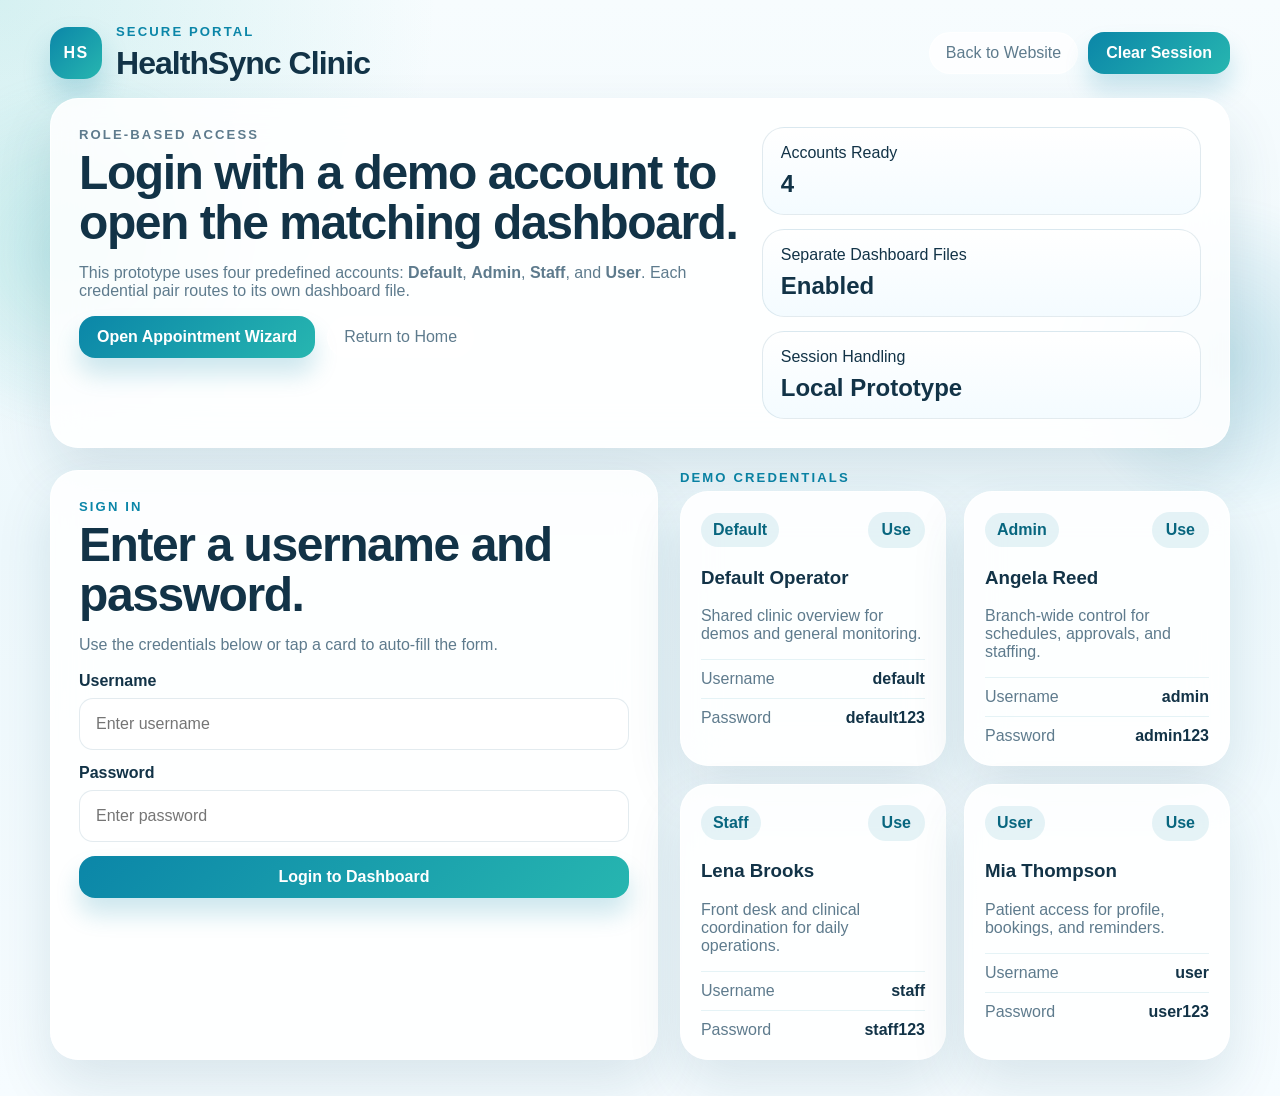
<file: HealthSync Clinic/admin-dashboard.html>
<!DOCTYPE html>
<html lang="en">
<head>
  <meta charset="UTF-8">
  <meta name="viewport" content="width=device-width, initial-scale=1.0">
  <title>Admin Dashboard | HealthSync Clinic</title>
  <link rel="stylesheet" href="portal.css">
</head>
<body data-protected-role="admin">
  <div class="page-bg" aria-hidden="true">
    <div class="glow glow-one"></div>
    <div class="glow glow-two"></div>
  </div>

  <header class="portal-header">
    <div class="brand-block">
      <div class="brand-mark">HS</div>
      <div>
        <p class="eyebrow">Admin Dashboard</p>
        <h1>HealthSync Clinic</h1>
      </div>
    </div>
    <nav class="header-nav">
      <a class="nav-link" href="index.html">Public Website</a>
      <a class="nav-link" href="login.html">Switch Account</a>
      <button class="notification-button" type="button" aria-label="Admin notifications">
        Notifications
        <span class="notification-badge">4</span>
      </button>
      <button class="logout-button" type="button" data-logout>Log Out</button>
    </nav>
  </header>

  <main class="portal-shell">
    <section class="portal-hero">
      <div class="hero-copy">
        <p class="eyebrow">Branch Operations</p>
        <h2>Hello, <span data-auth-name></span>.</h2>
        <p>
          You are logged in as <strong><span data-auth-role></span></strong>. This admin view focuses on branch operations, doctor schedule visibility, and appointment approvals.
        </p>
      </div>

      <div class="hero-side">
        <div class="mini-stat">
          <span>Primary Branch</span>
          <strong>Central</strong>
        </div>
        <div class="mini-stat">
          <span>Pending Reviews</span>
          <strong>8</strong>
        </div>
        <div class="mini-stat">
          <span>Staff Online</span>
          <strong>12</strong>
        </div>
      </div>
    </section>

    <section class="metric-grid">
      <article class="metric-card">
        <span>Schedule Changes</span>
        <strong>5</strong>
        <p>Doctor time blocks updated today and ready to be published to staff.</p>
      </article>
      <article class="metric-card">
        <span>Approval Queue</span>
        <strong>8</strong>
        <p>Appointment requests still need review before they become fully confirmed.</p>
      </article>
      <article class="metric-card">
        <span>Records Updated</span>
        <strong>14</strong>
        <p>Patient files and internal notes changed during the current shift.</p>
      </article>
    </section>

    <section class="panel notification-center">
      <p class="eyebrow">Notification Center</p>
      <div class="notification-header">
        <h3>Admin alerts requiring attention</h3>
        <span class="notification-summary">4 unread</span>
      </div>
      <div class="notification-list">
        <div class="notification-item unread">
          <div class="notification-dot" aria-hidden="true"></div>
          <div>
            <strong>8 appointment approvals are still pending.</strong>
            <p>Three same-day bookings are waiting for branch approval before noon.</p>
          </div>
          <span class="notification-time">5 min ago</span>
        </div>
        <div class="notification-item unread">
          <div class="notification-dot" aria-hidden="true"></div>
          <div>
            <strong>Dr. Mendoza updated cardiology availability.</strong>
            <p>Friday afternoon slots were added and are ready to publish to staff.</p>
          </div>
          <span class="notification-time">18 min ago</span>
        </div>
        <div class="notification-item unread">
          <div class="notification-dot" aria-hidden="true"></div>
          <div>
            <strong>Insurance mismatch flagged at the front desk.</strong>
            <p>One patient record needs manual verification before check-in completes.</p>
          </div>
          <span class="notification-time">42 min ago</span>
        </div>
        <div class="notification-item">
          <div class="notification-dot" aria-hidden="true"></div>
          <div>
            <strong>Two new staff permission requests were submitted.</strong>
            <p>Review role assignments before end of shift to avoid delayed access.</p>
          </div>
          <span class="notification-time">1 hr ago</span>
        </div>
      </div>
    </section>

    <section class="panel-grid">
      <article class="panel">
        <p class="eyebrow">Priority Actions</p>
        <h3>Admin focus list</h3>
        <div class="task-list">
          <div class="task-item">
            <strong>Approve walk-in overflow requests</strong>
            <p>Three same-day requests need doctor reassignment before noon.</p>
          </div>
          <div class="task-item">
            <strong>Publish Friday availability</strong>
            <p>Cardiology and Pediatrics slots are waiting for final branch review.</p>
          </div>
          <div class="task-item">
            <strong>Verify new staff permissions</strong>
            <p>Two onboarding accounts still need role validation.</p>
          </div>
        </div>
      </article>

      <article class="panel">
        <p class="eyebrow">Latest Wizard Booking</p>
        <h3>Newest patient request</h3>
        <div data-latest-booking></div>
      </article>

      <article class="panel">
        <p class="eyebrow">Daily Snapshot</p>
        <h3>Operational notes</h3>
        <div class="info-list">
          <div class="list-item">
            <strong>Doctor Coverage</strong>
            <small>North and West branches</small>
            <p>Orthopedics is fully covered. Dermatology needs one extra afternoon slot.</p>
          </div>
          <div class="list-item">
            <strong>Front Desk Escalations</strong>
            <small>2 active items</small>
            <p>One insurance mismatch and one duplicate booking require manual review.</p>
          </div>
        </div>
      </article>
    </section>
  </main>

  <script src="auth.js"></script>
</body>
</html>
</file>
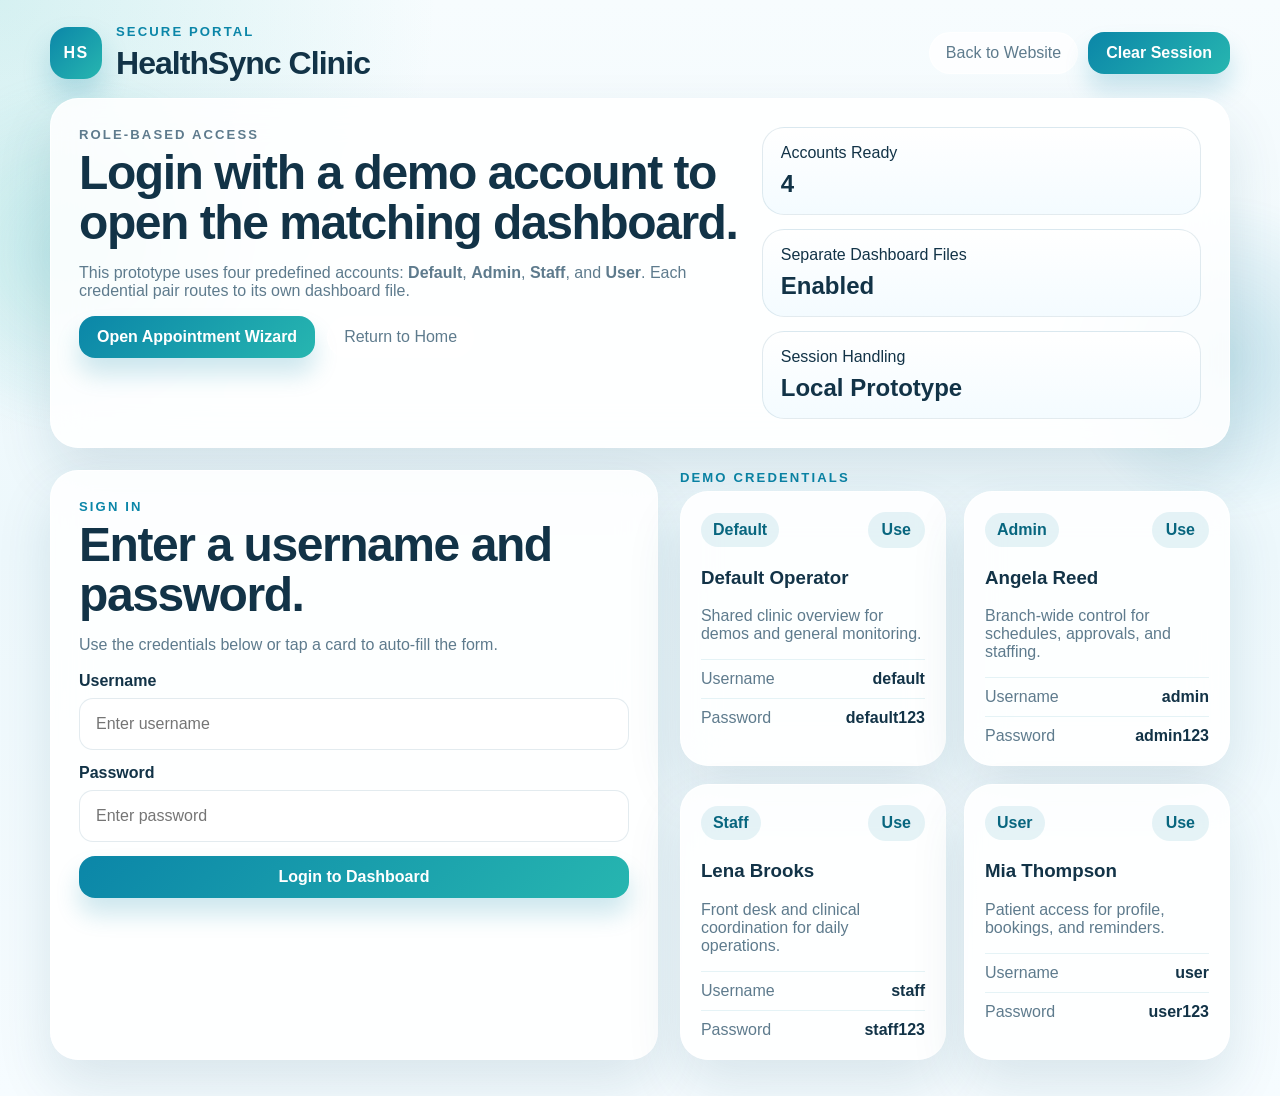
<file: HealthSync Clinic/default-dashboard.html>
<!DOCTYPE html>
<html lang="en">
<head>
  <meta charset="UTF-8">
  <meta name="viewport" content="width=device-width, initial-scale=1.0">
  <title>Default Dashboard | HealthSync Clinic</title>
  <link rel="stylesheet" href="portal.css">
</head>
<body data-protected-role="default">
  <div class="page-bg" aria-hidden="true">
    <div class="glow glow-one"></div>
    <div class="glow glow-two"></div>
  </div>

  <header class="portal-header">
    <div class="brand-block">
      <div class="brand-mark">HS</div>
      <div>
        <p class="eyebrow">Default Dashboard</p>
        <h1>HealthSync Clinic</h1>
      </div>
    </div>
    <nav class="header-nav">
      <a class="nav-link" href="index.html">Public Website</a>
      <a class="nav-link" href="login.html">Switch Account</a>
      <button class="logout-button" type="button" data-logout>Log Out</button>
    </nav>
  </header>

  <main class="portal-shell">
    <section class="portal-hero">
      <div class="hero-copy">
        <p class="eyebrow">Shared Overview</p>
        <h2>Welcome, <span data-auth-name></span>.</h2>
        <p>
          You are signed in as <strong><span data-auth-role></span></strong> with username
          <strong><span data-auth-username></span></strong>. This default dashboard is a neutral overview for demos, walkthroughs, and high-level clinic monitoring.
        </p>
      </div>

      <div class="hero-side">
        <div class="mini-stat">
          <span>Branches Monitored</span>
          <strong>4</strong>
        </div>
        <div class="mini-stat">
          <span>System Status</span>
          <strong>Stable</strong>
        </div>
        <div class="mini-stat">
          <span>Portal Mode</span>
          <strong>Separate Files</strong>
        </div>
      </div>
    </section>

    <section class="metric-grid">
      <article class="metric-card">
        <span>Today's Bookings</span>
        <strong>32</strong>
        <p>General view of appointment activity across all clinic roles.</p>
      </article>
      <article class="metric-card">
        <span>Doctor Coverage</span>
        <strong>Full</strong>
        <p>All major specialties have at least one available clinician on rotation.</p>
      </article>
      <article class="metric-card">
        <span>Unread Notices</span>
        <strong>3</strong>
        <p>Important system notes and clinic-wide reminders are ready for review.</p>
      </article>
    </section>

    <section class="panel-grid">
      <article class="panel">
        <p class="eyebrow">Clinic Snapshot</p>
        <h3>What this role can see</h3>
        <div class="info-list">
          <div class="list-item">
            <strong>General Status Board</strong>
            <small>Live overview</small>
            <p>See a broad summary of operations without admin-only controls.</p>
          </div>
          <div class="list-item">
            <strong>Announcements</strong>
            <small>Shared communication</small>
            <p>Read policy changes, staffing notices, and service availability updates.</p>
          </div>
        </div>
      </article>

      <article class="panel">
        <p class="eyebrow">Latest Wizard Booking</p>
        <h3>Most recent appointment request</h3>
        <div data-latest-booking></div>
      </article>

      <article class="panel">
        <p class="eyebrow">Quick Access</p>
        <h3>Common next steps</h3>
        <div class="task-list">
          <div class="task-item">
            <strong>Open the public wizard</strong>
            <p>Return to the booking flow to create or test another appointment request.</p>
          </div>
          <div class="task-item">
            <strong>Switch to another role</strong>
            <p>Use the login page to compare how Default, Admin, Staff, and User views differ.</p>
          </div>
        </div>
      </article>
    </section>
  </main>

  <script src="auth.js"></script>
</body>
</html>
</file>
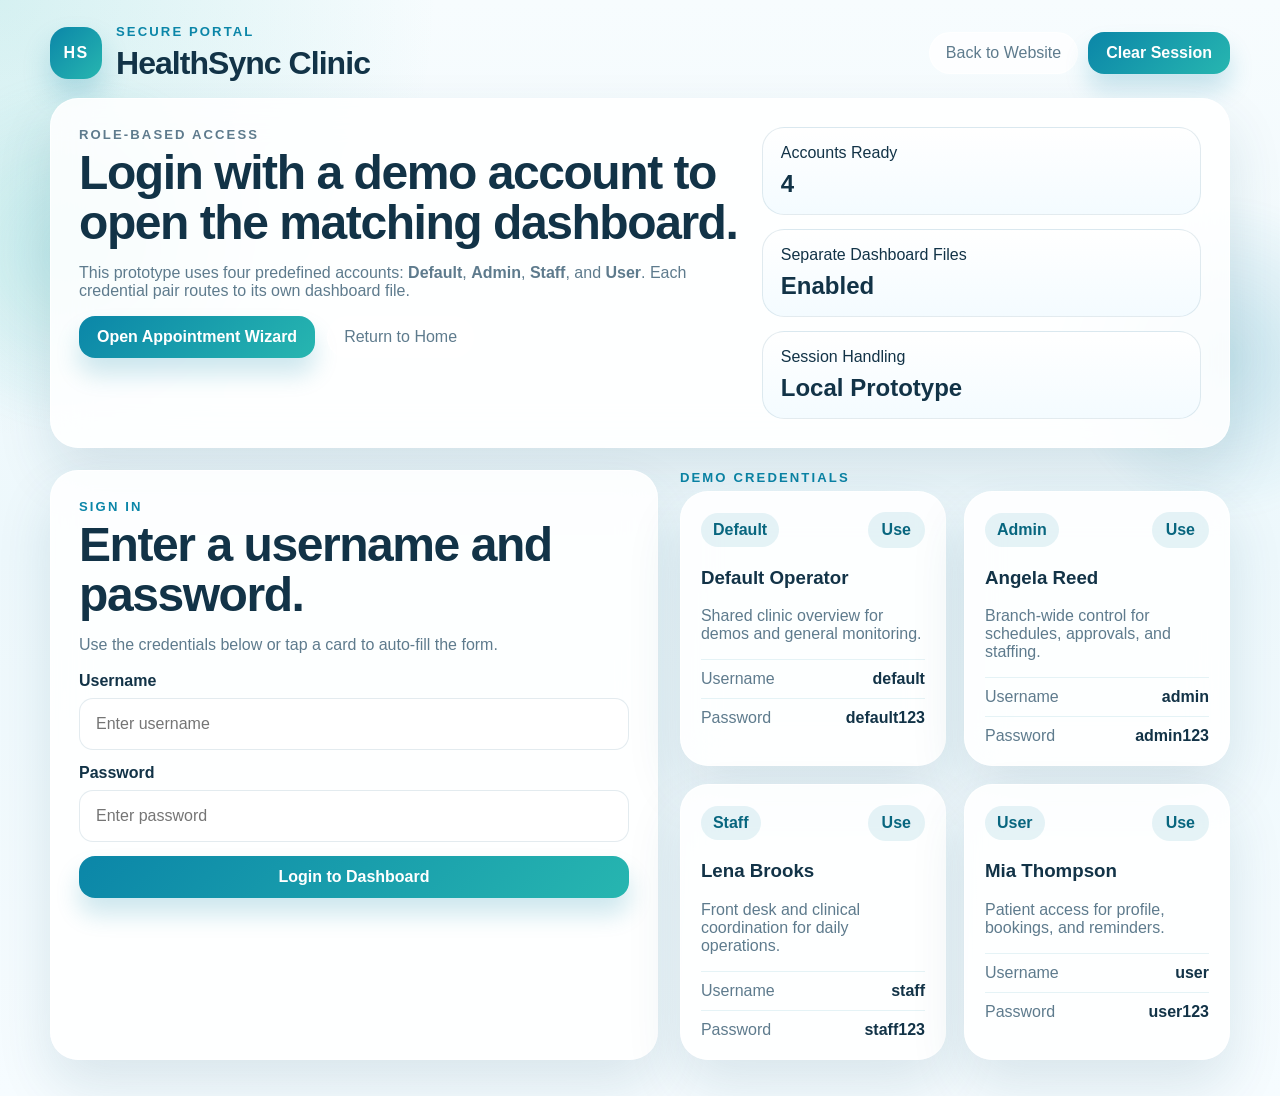
<file: HealthSync Clinic/login.html>
<!DOCTYPE html>
<html lang="en">
<head>
  <meta charset="UTF-8">
  <meta name="viewport" content="width=device-width, initial-scale=1.0">
  <title>HealthSync Login</title>
  <link rel="stylesheet" href="portal.css">
</head>
<body data-page="login">
  <div class="page-bg" aria-hidden="true">
    <div class="glow glow-one"></div>
    <div class="glow glow-two"></div>
  </div>

  <header class="portal-header">
    <div class="brand-block">
      <div class="brand-mark">HS</div>
      <div>
        <p class="eyebrow">Secure Portal</p>
        <h1>HealthSync Clinic</h1>
      </div>
    </div>
    <nav class="header-nav">
      <a class="nav-link" href="index.html">Back to Website</a>
      <button class="logout-button" type="button" data-logout>Clear Session</button>
    </nav>
  </header>

  <main class="portal-shell">
    <section class="welcome-card">
      <div class="welcome-copy">
        <p class="eyebrow">Role-Based Access</p>
        <h2>Login with a demo account to open the matching dashboard.</h2>
        <p class="support-copy">
          This prototype uses four predefined accounts: <strong>Default</strong>, <strong>Admin</strong>, <strong>Staff</strong>, and <strong>User</strong>. Each credential pair routes to its own dashboard file.
        </p>
        <div class="helper-row">
          <a class="action-link" href="index.html#wizard">Open Appointment Wizard</a>
          <a class="ghost-link" href="index.html">Return to Home</a>
        </div>
      </div>

      <div class="welcome-side">
        <div class="mini-stat">
          <span>Accounts Ready</span>
          <strong>4</strong>
        </div>
        <div class="mini-stat">
          <span>Separate Dashboard Files</span>
          <strong>Enabled</strong>
        </div>
        <div class="mini-stat">
          <span>Session Handling</span>
          <strong>Local Prototype</strong>
        </div>
      </div>
    </section>

    <section class="login-layout">
      <article class="login-panel">
        <p class="eyebrow">Sign In</p>
        <h2>Enter a username and password.</h2>
        <p class="helper-text">Use the credentials below or tap a card to auto-fill the form.</p>

        <form id="loginForm">
          <div class="field-group">
            <label for="username">Username</label>
            <input id="username" name="username" type="text" placeholder="Enter username" autocomplete="username">
          </div>

          <div class="field-group">
            <label for="password">Password</label>
            <input id="password" name="password" type="password" placeholder="Enter password" autocomplete="current-password">
          </div>

          <button class="submit-button" type="submit">Login to Dashboard</button>
          <p id="loginStatus" class="status-note" data-state="idle"></p>
        </form>

        <div class="helper-row">
          <p id="currentSession" class="helper-text" hidden></p>
          <button id="continueSession" class="ghost-link" type="button" hidden>Continue Current Session</button>
        </div>
      </article>

      <section>
        <p class="eyebrow">Demo Credentials</p>
        <div id="accountGrid" class="account-grid"></div>
      </section>
    </section>
  </main>

  <script src="auth.js"></script>
</body>
</html>
</file>
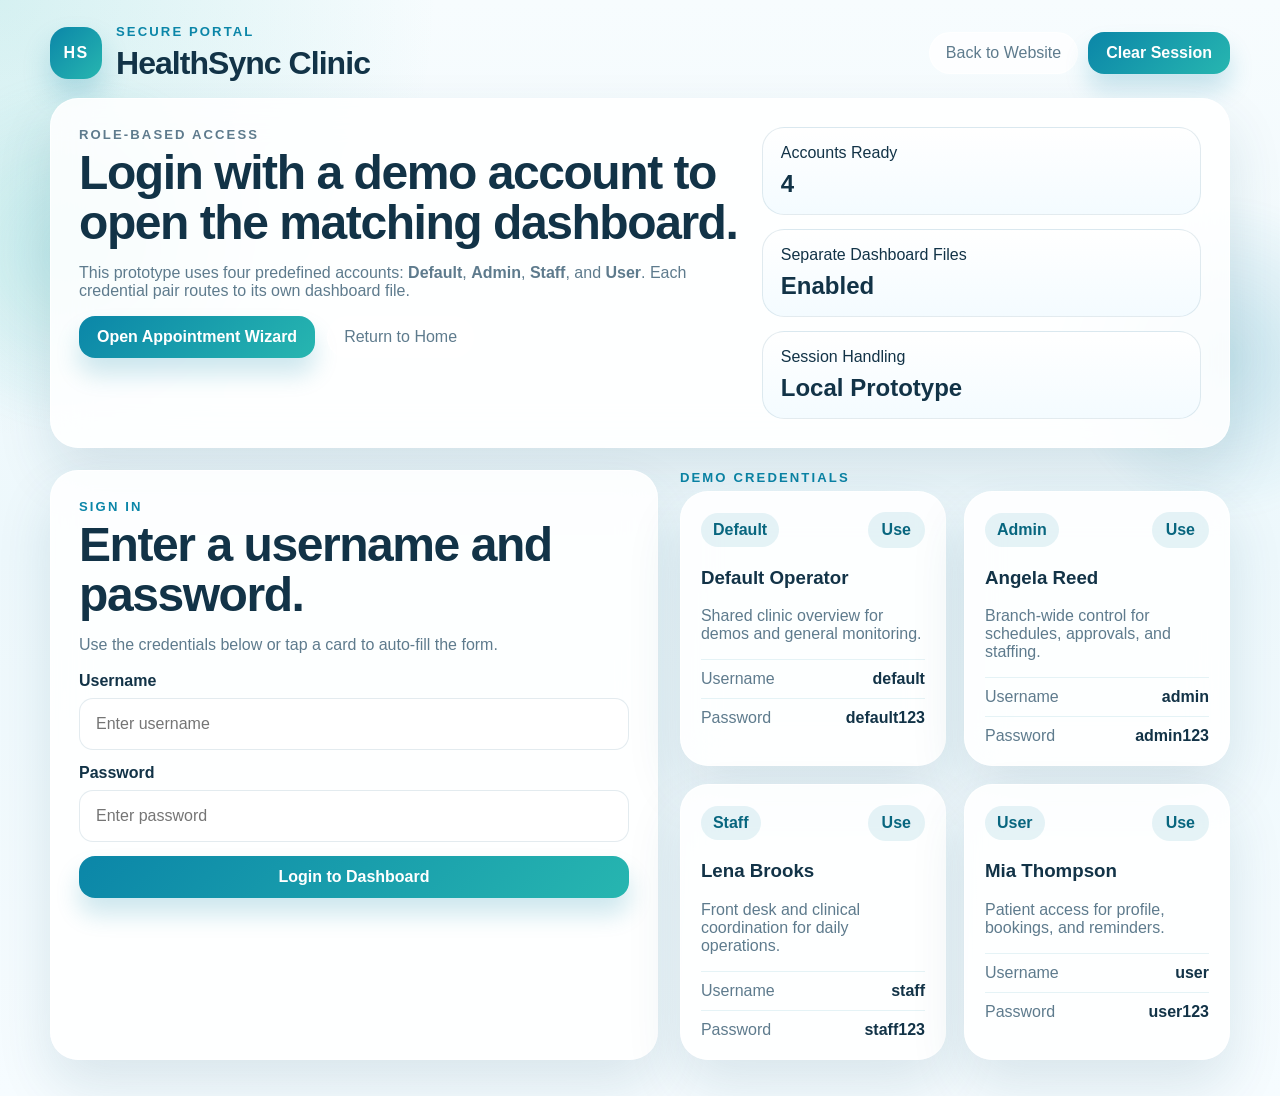
<file: HealthSync Clinic/staff-dashboard.html>
<!DOCTYPE html>
<html lang="en">
<head>
  <meta charset="UTF-8">
  <meta name="viewport" content="width=device-width, initial-scale=1.0">
  <title>Staff Dashboard | HealthSync Clinic</title>
  <link rel="stylesheet" href="portal.css">
</head>
<body data-protected-role="staff">
  <div class="page-bg" aria-hidden="true">
    <div class="glow glow-one"></div>
    <div class="glow glow-two"></div>
  </div>

  <header class="portal-header">
    <div class="brand-block">
      <div class="brand-mark">HS</div>
      <div>
        <p class="eyebrow">Staff Dashboard</p>
        <h1>HealthSync Clinic</h1>
      </div>
    </div>
    <nav class="header-nav">
      <a class="nav-link" href="index.html">Public Website</a>
      <a class="nav-link" href="login.html">Switch Account</a>
      <button class="notification-button" type="button" aria-label="Staff notifications">
        Notifications
        <span class="notification-badge">3</span>
      </button>
      <button class="logout-button" type="button" data-logout>Log Out</button>
    </nav>
  </header>

  <main class="portal-shell">
    <section class="portal-hero">
      <div class="hero-copy">
        <p class="eyebrow">Daily Operations</p>
        <h2>Shift ready, <span data-auth-name></span>.</h2>
        <p>
          You are signed in as <strong><span data-auth-role></span></strong>. This staff dashboard supports front desk coordination, patient flow, and same-day handoff tasks.
        </p>
      </div>

      <div class="hero-side">
        <div class="mini-stat">
          <span>Check-ins Today</span>
          <strong>19</strong>
        </div>
        <div class="mini-stat">
          <span>Rooms Prepared</span>
          <strong>7</strong>
        </div>
        <div class="mini-stat">
          <span>Follow-up Calls</span>
          <strong>4</strong>
        </div>
      </div>
    </section>

    <section class="metric-grid">
      <article class="metric-card">
        <span>Waiting Patients</span>
        <strong>6</strong>
        <p>Current lobby load that needs check-in or room assignment support.</p>
      </article>
      <article class="metric-card">
        <span>Open Tasks</span>
        <strong>9</strong>
        <p>Pending preparation steps and callback items for the current shift.</p>
      </article>
      <article class="metric-card">
        <span>Average Delay</span>
        <strong>11 min</strong>
        <p>Front desk pacing remains inside the clinic target for today.</p>
      </article>
    </section>

    <section class="panel notification-center">
      <p class="eyebrow">Notification Center</p>
      <div class="notification-header">
        <h3>Staff alerts for this shift</h3>
        <span class="notification-summary">3 unread</span>
      </div>
      <div class="notification-list">
        <div class="notification-item unread">
          <div class="notification-dot" aria-hidden="true"></div>
          <div>
            <strong>Patient in room 2 is ready for vitals.</strong>
            <p>The chart has been opened and the assigned nurse is waiting for intake support.</p>
          </div>
          <span class="notification-time">3 min ago</span>
        </div>
        <div class="notification-item unread">
          <div class="notification-dot" aria-hidden="true"></div>
          <div>
            <strong>One new appointment request reached the front desk queue.</strong>
            <p>Review the latest booking details and prepare check-in notes if confirmed.</p>
          </div>
          <span class="notification-time">14 min ago</span>
        </div>
        <div class="notification-item unread">
          <div class="notification-dot" aria-hidden="true"></div>
          <div>
            <strong>Orthopedic imaging upload is still incomplete.</strong>
            <p>Remind the patient before the afternoon consultation starts.</p>
          </div>
          <span class="notification-time">29 min ago</span>
        </div>
      </div>
    </section>

    <section class="panel-grid">
      <article class="panel">
        <p class="eyebrow">Front Desk Queue</p>
        <h3>Immediate tasks</h3>
        <div class="task-list">
          <div class="task-item">
            <strong>Prepare room 3 for Pediatrics</strong>
            <p>Vaccination supplies and growth chart sheets are needed before 1:30 PM.</p>
          </div>
          <div class="task-item">
            <strong>Call back two reschedule requests</strong>
            <p>Both patients requested morning slots after their original doctor became unavailable.</p>
          </div>
          <div class="task-item">
            <strong>Confirm orthopedic imaging uploads</strong>
            <p>One file is still missing from the patient packet for the afternoon visit.</p>
          </div>
        </div>
      </article>

      <article class="panel">
        <p class="eyebrow">Latest Wizard Booking</p>
        <h3>Request likely to reach the front desk</h3>
        <div data-latest-booking></div>
      </article>

      <article class="panel">
        <p class="eyebrow">Shift Notes</p>
        <h3>Care coordination reminders</h3>
        <div class="info-list">
          <div class="list-item">
            <strong>Insurance Recheck</strong>
            <small>1 patient flagged</small>
            <p>Verify policy renewal before printing discharge paperwork.</p>
          </div>
          <div class="list-item">
            <strong>Doctor Hand-off</strong>
            <small>Cardiology to Dermatology</small>
            <p>Late morning overflow may need rebalancing between available rooms.</p>
          </div>
        </div>
      </article>
    </section>
  </main>

  <script src="auth.js"></script>
</body>
</html>
</file>
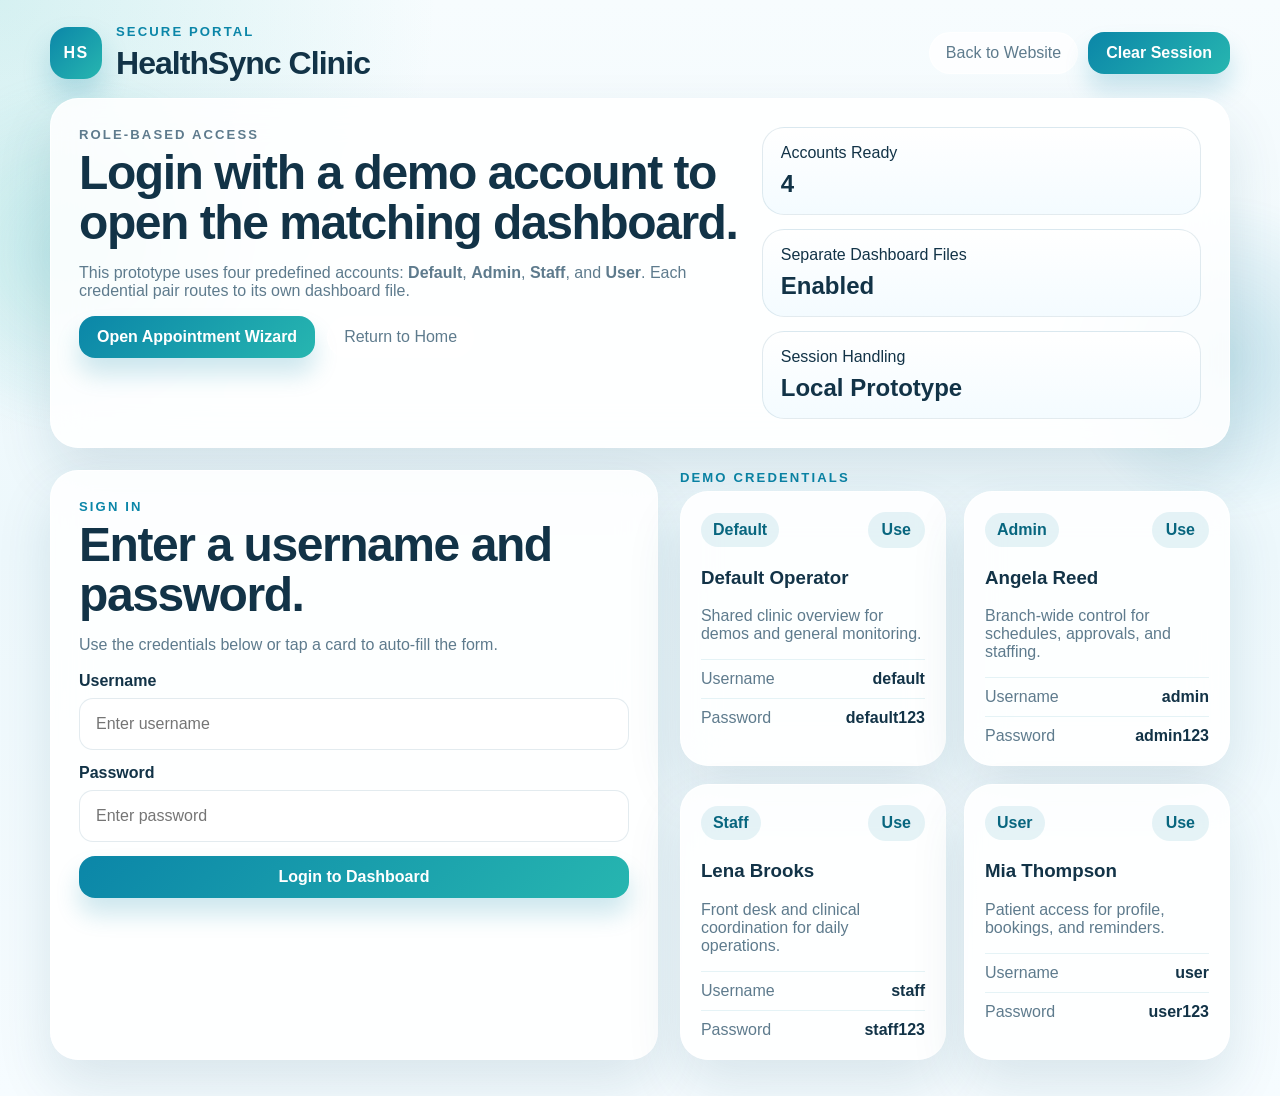
<file: HealthSync Clinic/user-dashboard.html>
<!DOCTYPE html>
<html lang="en">
<head>
  <meta charset="UTF-8">
  <meta name="viewport" content="width=device-width, initial-scale=1.0">
  <title>User Dashboard | HealthSync Clinic</title>
  <link rel="stylesheet" href="portal.css">
</head>
<body data-protected-role="user">
  <div class="page-bg" aria-hidden="true">
    <div class="glow glow-one"></div>
    <div class="glow glow-two"></div>
  </div>

  <header class="portal-header">
    <div class="brand-block">
      <div class="brand-mark">HS</div>
      <div>
        <p class="eyebrow">User Dashboard</p>
        <h1>HealthSync Clinic</h1>
      </div>
    </div>
    <nav class="header-nav">
      <a class="nav-link" href="index.html">Public Website</a>
      <a class="nav-link" href="login.html">Switch Account</a>
      <button class="logout-button" type="button" data-logout>Log Out</button>
    </nav>
  </header>

  <main class="portal-shell">
    <section class="portal-hero">
      <div class="hero-copy">
        <p class="eyebrow">Patient Access</p>
        <h2>Welcome back, <span data-auth-name></span>.</h2>
        <p>
          You are logged in as <strong><span data-auth-role></span></strong>. This user dashboard is meant for profile review, upcoming appointments, and quick access back to the booking wizard.
        </p>
      </div>

      <div class="hero-side">
        <div class="mini-stat">
          <span>Profile Completion</span>
          <strong>96%</strong>
        </div>
        <div class="mini-stat">
          <span>Upcoming Visits</span>
          <strong>2</strong>
        </div>
        <div class="mini-stat">
          <span>Unread Messages</span>
          <strong>1</strong>
        </div>
      </div>
    </section>

    <section class="metric-grid">
      <article class="metric-card">
        <span>Next Appointment</span>
        <strong>Mar 28</strong>
        <p>Your current mock schedule includes an afternoon pediatric follow-up.</p>
      </article>
      <article class="metric-card">
        <span>Medical Notes</span>
        <strong>4</strong>
        <p>Recent visit summaries are ready to review from your history section.</p>
      </article>
      <article class="metric-card">
        <span>Booking Status</span>
        <strong>Ready</strong>
        <p>You can start a new appointment request any time from the public wizard.</p>
      </article>
    </section>

    <section class="panel-grid">
      <article class="panel">
        <p class="eyebrow">Latest Booking</p>
        <h3>Your most recent wizard request</h3>
        <div data-latest-booking></div>
      </article>

      <article class="panel">
        <p class="eyebrow">Profile Summary</p>
        <h3>Personal account details</h3>
        <div class="info-list">
          <div class="list-item">
            <strong>Signed in user</strong>
            <small><span data-auth-username></span></small>
            <p>Profile verified with active contact details and insurance on file.</p>
          </div>
          <div class="list-item">
            <strong>Preferred branch</strong>
            <small>Central Branch</small>
            <p>Most appointments are currently routed to your preferred location.</p>
          </div>
        </div>
      </article>

      <article class="panel">
        <p class="eyebrow">Quick Actions</p>
        <h3>What you can do next</h3>
        <div class="task-list">
          <div class="task-item">
            <strong>Book another appointment</strong>
            <p>Use the step-by-step wizard to choose a new specialty, doctor, and time.</p>
          </div>
          <div class="task-item">
            <strong>Review visit notes</strong>
            <p>Check your mock medical history and upcoming reminders from this dashboard.</p>
          </div>
          <div class="task-item">
            <a class="action-link" href="index.html#wizard">Open Appointment Wizard</a>
          </div>
        </div>
      </article>
    </section>
  </main>

  <script src="auth.js"></script>
</body>
</html>
</file>
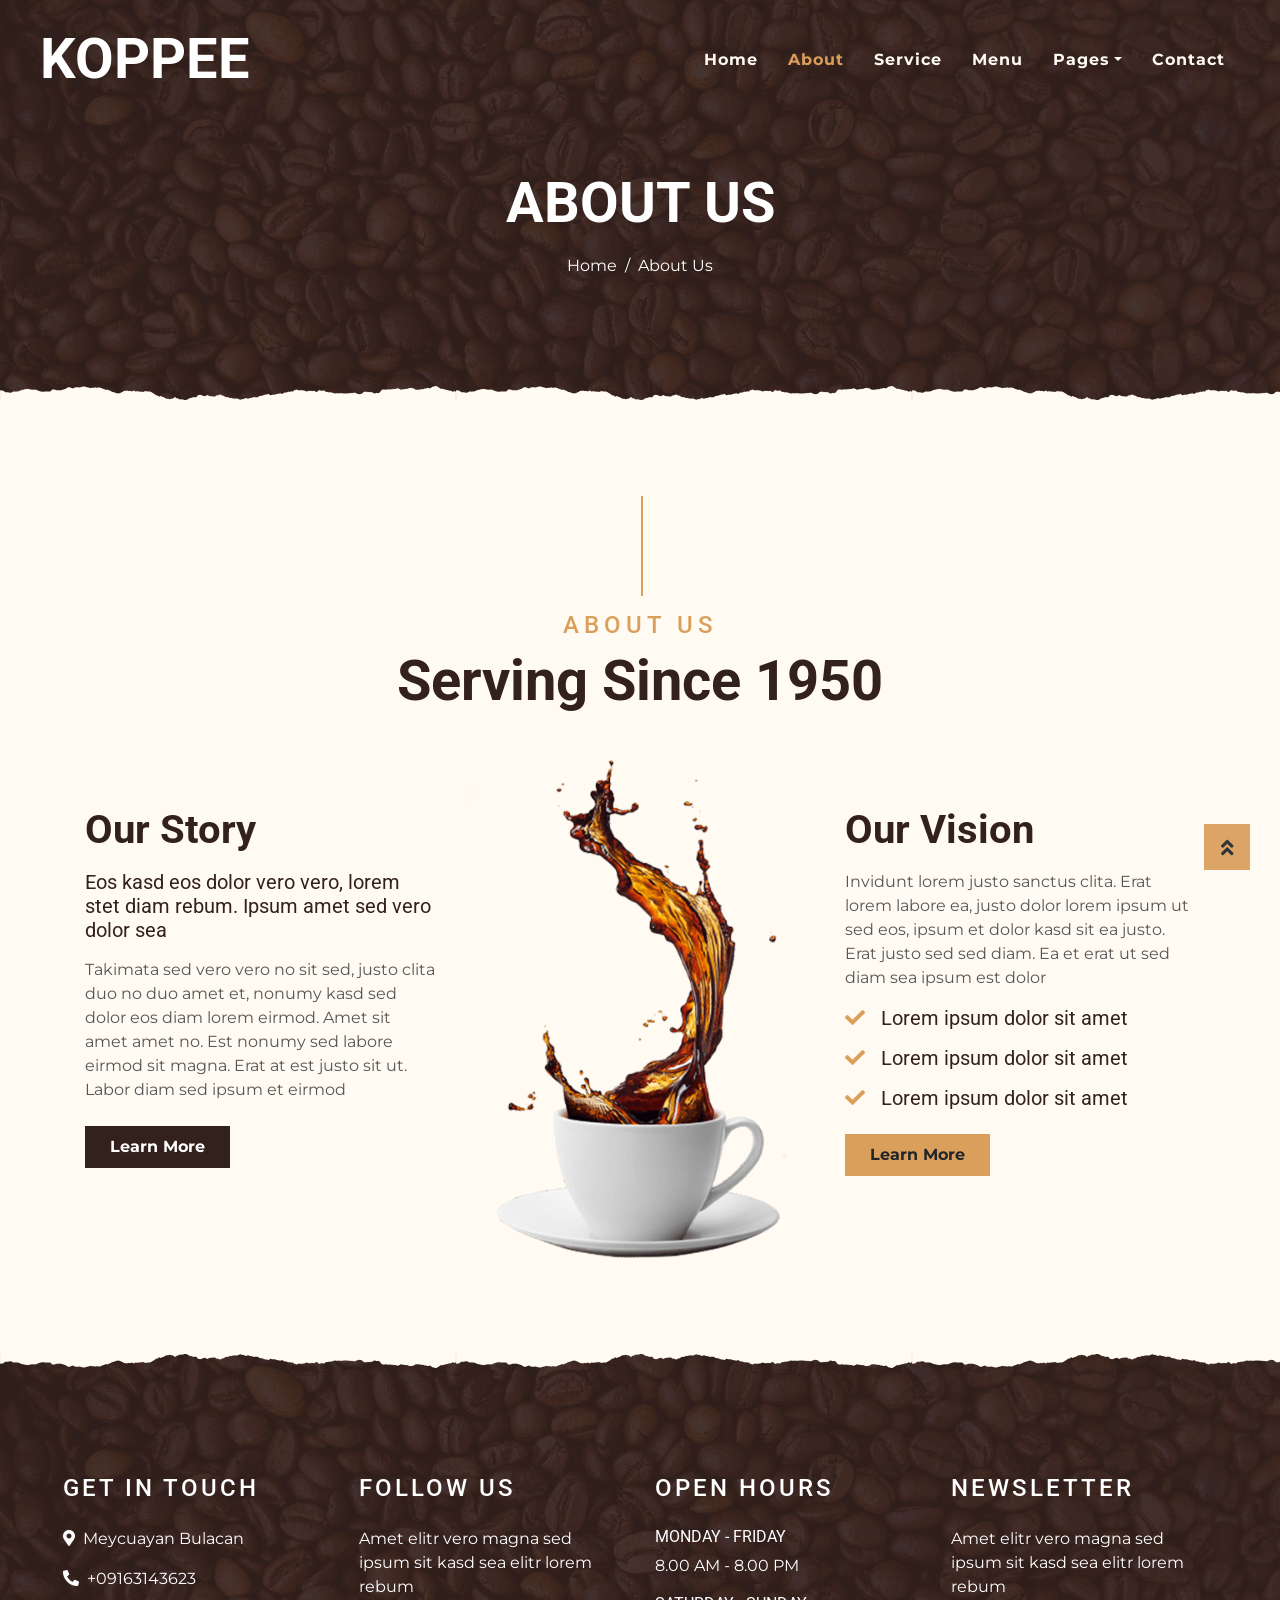
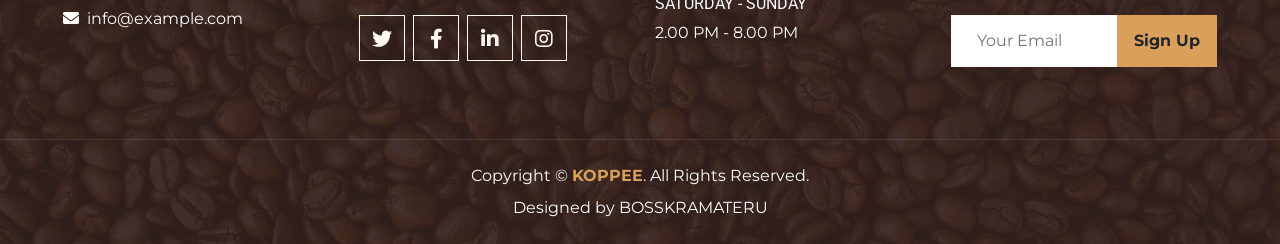
<file: Koppee/about.html>
<!DOCTYPE html>
<html lang="en">

<head>
    <meta charset="utf-8">
    <title>KOPPEE - Coffee Shop HTML Template</title>
    <meta content="width=device-width, initial-scale=1.0" name="viewport">
    <meta content="Free Website Template" name="keywords">
    <meta content="Free Website Template" name="description">

    <!-- Favicon -->
    <link href="img/favicon.ico" rel="icon">

    <!-- Google Font -->
    <link rel="preconnect" href="https://fonts.gstatic.com">
    <link href="https://fonts.googleapis.com/css2?family=Montserrat:wght@200;400&family=Roboto:wght@400;500;700&display=swap" rel="stylesheet"> 

    <!-- Font Awesome -->
    <link href="https://cdnjs.cloudflare.com/ajax/libs/font-awesome/5.10.0/css/all.min.css" rel="stylesheet">

    <!-- Libraries Stylesheet -->
    <link href="lib/owlcarousel/assets/owl.carousel.min.css" rel="stylesheet">
    <link href="lib/tempusdominus/css/tempusdominus-bootstrap-4.min.css" rel="stylesheet" />

    <!-- Customized Bootstrap Stylesheet -->
    <link href="css/style.min.css" rel="stylesheet">
</head>

<body>
    <!-- Navbar Start -->
    <div class="container-fluid p-0 nav-bar">
        <nav class="navbar navbar-expand-lg bg-none navbar-dark py-3">
            <a href="index.html" class="navbar-brand px-lg-4 m-0">
                <h1 class="m-0 display-4 text-uppercase text-white">KOPPEE</h1>
            </a>
            <button type="button" class="navbar-toggler" data-toggle="collapse" data-target="#navbarCollapse">
                <span class="navbar-toggler-icon"></span>
            </button>
            <div class="collapse navbar-collapse justify-content-between" id="navbarCollapse">
                <div class="navbar-nav ml-auto p-4">
                    <a href="index.html" class="nav-item nav-link">Home</a>
                    <a href="about.html" class="nav-item nav-link active">About</a>
                    <a href="service.html" class="nav-item nav-link">Service</a>
                    <a href="menu.html" class="nav-item nav-link">Menu</a>
                    <div class="nav-item dropdown">
                        <a href="#" class="nav-link dropdown-toggle" data-toggle="dropdown">Pages</a>
                        <div class="dropdown-menu text-capitalize">
                            <a href="reservation.html" class="dropdown-item">Reservation</a>
                            <a href="testimonial.html" class="dropdown-item">Testimonial</a>
                        </div>
                    </div>
                    <a href="contact.html" class="nav-item nav-link">Contact</a>
                   
                </div>
            </div>
        </nav>
    </div>
    <!-- Navbar End -->


    <!-- Page Header Start -->
    <div class="container-fluid page-header mb-5 position-relative overlay-bottom">
        <div class="d-flex flex-column align-items-center justify-content-center pt-0 pt-lg-5" style="min-height: 400px">
            <h1 class="display-4 mb-3 mt-0 mt-lg-5 text-white text-uppercase">About Us</h1>
            <div class="d-inline-flex mb-lg-5">
                <p class="m-0 text-white"><a class="text-white" href="">Home</a></p>
                <p class="m-0 text-white px-2">/</p>
                <p class="m-0 text-white">About Us</p>
            </div>
        </div>
    </div>
    <!-- Page Header End -->


    <!-- About Start -->
    <div class="container-fluid py-5">
        <div class="container">
            <div class="section-title">
                <h4 class="text-primary text-uppercase" style="letter-spacing: 5px;">About Us</h4>
                <h1 class="display-4">Serving Since 1950</h1>
            </div>
            <div class="row">
                <div class="col-lg-4 py-0 py-lg-5">
                    <h1 class="mb-3">Our Story</h1>
                    <h5 class="mb-3">Eos kasd eos dolor vero vero, lorem stet diam rebum. Ipsum amet sed vero dolor sea</h5>
                    <p>Takimata sed vero vero no sit sed, justo clita duo no duo amet et, nonumy kasd sed dolor eos diam lorem eirmod. Amet sit amet amet no. Est nonumy sed labore eirmod sit magna. Erat at est justo sit ut. Labor diam sed ipsum et eirmod</p>
                    <a href="" class="btn btn-secondary font-weight-bold py-2 px-4 mt-2">Learn More</a>
                </div>
                <div class="col-lg-4 py-5 py-lg-0" style="min-height: 500px;">
                    <div class="position-relative h-100">
                        <img class="position-absolute w-100 h-100" src="img/about.png" style="object-fit: cover;">
                    </div>
                </div>
                <div class="col-lg-4 py-0 py-lg-5">
                    <h1 class="mb-3">Our Vision</h1>
                    <p>Invidunt lorem justo sanctus clita. Erat lorem labore ea, justo dolor lorem ipsum ut sed eos, ipsum et dolor kasd sit ea justo. Erat justo sed sed diam. Ea et erat ut sed diam sea ipsum est dolor</p>
                    <h5 class="mb-3"><i class="fa fa-check text-primary mr-3"></i>Lorem ipsum dolor sit amet</h5>
                    <h5 class="mb-3"><i class="fa fa-check text-primary mr-3"></i>Lorem ipsum dolor sit amet</h5>
                    <h5 class="mb-3"><i class="fa fa-check text-primary mr-3"></i>Lorem ipsum dolor sit amet</h5>
                    <a href="" class="btn btn-primary font-weight-bold py-2 px-4 mt-2">Learn More</a>
                </div>
            </div>
        </div>
    </div>
    <!-- About End -->


  <!-- Footer Start -->
    <div class="container-fluid footer text-white mt-5 pt-5 px-0 position-relative overlay-top">
        <div class="row mx-0 pt-5 px-sm-3 px-lg-5 mt-4">
            <div class="col-lg-3 col-md-6 mb-5">
                <h4 class="text-white text-uppercase mb-4" style="letter-spacing: 3px;">Get In Touch</h4>
                <p><i class="fa fa-map-marker-alt mr-2"></i>Meycuayan Bulacan</p>
                <p><i class="fa fa-phone-alt mr-2"></i>+09163143623</p>
                <p class="m-0"><i class="fa fa-envelope mr-2"></i>info@example.com</p>
            </div>
            <div class="col-lg-3 col-md-6 mb-5">
                <h4 class="text-white text-uppercase mb-4" style="letter-spacing: 3px;">Follow Us</h4>
                <p>Amet elitr vero magna sed ipsum sit kasd sea elitr lorem rebum</p>
                <div class="d-flex justify-content-start">
                    <a class="btn btn-lg btn-outline-light btn-lg-square mr-2" href="#"><i class="fab fa-twitter"></i></a>
                    <a class="btn btn-lg btn-outline-light btn-lg-square mr-2" href="#"><i class="fab fa-facebook-f"></i></a>
                    <a class="btn btn-lg btn-outline-light btn-lg-square mr-2" href="#"><i class="fab fa-linkedin-in"></i></a>
                    <a class="btn btn-lg btn-outline-light btn-lg-square" href="#"><i class="fab fa-instagram"></i></a>
                </div>
            </div>
            <div class="col-lg-3 col-md-6 mb-5">
                <h4 class="text-white text-uppercase mb-4" style="letter-spacing: 3px;">Open Hours</h4>
                <div>
                    <h6 class="text-white text-uppercase">Monday - Friday</h6>
                    <p>8.00 AM - 8.00 PM</p>
                    <h6 class="text-white text-uppercase">Saturday - Sunday</h6>
                    <p>2.00 PM - 8.00 PM</p>
                </div>
            </div>
            <div class="col-lg-3 col-md-6 mb-5">
                <h4 class="text-white text-uppercase mb-4" style="letter-spacing: 3px;">Newsletter</h4>
                <p>Amet elitr vero magna sed ipsum sit kasd sea elitr lorem rebum</p>
                <div class="w-100">
                    <div class="input-group">
                        <input type="text" class="form-control border-light" style="padding: 25px;" placeholder="Your Email">
                        <div class="input-group-append">
                            <button class="btn btn-primary font-weight-bold px-3">Sign Up</button>
                        </div>
                    </div>
                </div>
            </div>
        </div>
        <div class="container-fluid text-center text-white border-top mt-4 py-4 px-sm-3 px-md-5" style="border-color: rgba(256, 256, 256, .1) !important;">
            <p class="mb-2 text-white">Copyright &copy; <a class="font-weight-bold" href="#">KOPPEE</a>. All Rights Reserved.</a></p>

      
            <p class="m-0 text-white">Designed by BOSSKRAMATERU</a></p>
        </div>
    </div>
    <!-- Footer End -->



    <!-- Back to Top -->
    <a href="#" class="btn btn-lg btn-primary btn-lg-square back-to-top"><i class="fa fa-angle-double-up"></i></a>


    <!-- JavaScript Libraries -->
    <script src="https://code.jquery.com/jquery-3.4.1.min.js"></script>
    <script src="https://stackpath.bootstrapcdn.com/bootstrap/4.4.1/js/bootstrap.bundle.min.js"></script>
    <script src="lib/easing/easing.min.js"></script>
    <script src="lib/waypoints/waypoints.min.js"></script>
    <script src="lib/owlcarousel/owl.carousel.min.js"></script>
    <script src="lib/tempusdominus/js/moment.min.js"></script>
    <script src="lib/tempusdominus/js/moment-timezone.min.js"></script>
    <script src="lib/tempusdominus/js/tempusdominus-bootstrap-4.min.js"></script>

    <!-- Template Javascript -->
    <script src="js/main.js"></script>
</body>

</html>
</file>
<file: Nexux Event/css/style.css>
/* Nexus Events - Vibrant Pop Neubrutalism */
@import url('https://fonts.googleapis.com/css2?family=Archivo+Black&family=Space+Grotesk:wght@400;500;600;700&display=swap');

:root {
  --ink: #121212;
  --paper: #fff6de;
  --hot-pink: #ff4fb3;
  --acid: #c7ff2a;
  --sun: #ffd54d;
  --cyan: #43e1ff;
  --orange: #ff8a3d;
  --mint: #34f5a6;
  --shadow: 10px 10px 0 var(--ink);
  --shadow-soft: 6px 6px 0 var(--ink);
  --radius: 18px;
  --radius-pill: 999px;
  --maxw: 1180px;
}

* {
  box-sizing: border-box;
}

body {
  margin: 0;
  font-family: "Space Grotesk", sans-serif;
  color: var(--ink);
  background:
    radial-gradient(circle at 10% 20%, rgba(255, 79, 179, 0.25), transparent 40%),
    radial-gradient(circle at 80% 10%, rgba(67, 225, 255, 0.3), transparent 45%),
    repeating-radial-gradient(circle at 0 0, rgba(18, 18, 18, 0.06) 0 2px, transparent 2px 8px),
    var(--paper);
  min-height: 100vh;
}

body.party {
  background:
    radial-gradient(circle at 10% 20%, rgba(255, 138, 61, 0.35), transparent 40%),
    radial-gradient(circle at 80% 10%, rgba(52, 245, 166, 0.35), transparent 45%),
    repeating-radial-gradient(circle at 0 0, rgba(18, 18, 18, 0.08) 0 2px, transparent 2px 7px),
    #fff1f7;
}

img {
  max-width: 100%;
  display: block;
}

a {
  color: inherit;
  text-decoration: none;
}

.container {
  width: min(100% - 2rem, var(--maxw));
  margin: 0 auto;
}

.site-header {
  position: sticky;
  top: 0;
  z-index: 20;
  background: var(--paper);
  border-bottom: 3px solid var(--ink);
}

.navbar {
  display: flex;
  align-items: center;
  justify-content: space-between;
  padding: 1rem 0;
  gap: 1rem;
}

.brand {
  font-family: "Archivo Black", sans-serif;
  letter-spacing: 0.5px;
  font-size: 1.4rem;
  padding: 0.4rem 0.8rem;
  border: 3px solid var(--ink);
  background: var(--cyan);
  box-shadow: var(--shadow-soft);
}

.nav-links {
  display: flex;
  gap: 0.6rem;
  flex-wrap: wrap;
  align-items: center;
}

.nav-links a {
  padding: 0.45rem 0.85rem;
  border: 2px solid var(--ink);
  background: #fff;
  box-shadow: 4px 4px 0 var(--ink);
  border-radius: 12px;
  font-weight: 600;
  transition: transform 0.15s ease;
}

.nav-links a.active,
.nav-links a:hover {
  transform: translate(-2px, -2px);
  background: var(--acid);
}

.hero {
  display: grid;
  grid-template-columns: repeat(auto-fit, minmax(280px, 1fr));
  gap: 2rem;
  padding: 3.5rem 0 2rem;
  align-items: center;
}

.hero h1 {
  font-family: "Archivo Black", sans-serif;
  font-size: clamp(2.2rem, 4vw, 4rem);
  margin: 0 0 1rem 0;
}

.hero p {
  font-size: 1.1rem;
  line-height: 1.6;
  margin: 0 0 1.5rem 0;
}

.hero-card {
  background: #fff;
  border: 3px solid var(--ink);
  border-radius: var(--radius);
  box-shadow: var(--shadow);
  padding: 2rem;
  position: relative;
}

.hero-card .sticker {
  position: absolute;
  top: -18px;
  right: -18px;
  background: var(--hot-pink);
  border: 3px solid var(--ink);
  padding: 0.4rem 0.8rem;
  font-weight: 700;
  transform: rotate(6deg);
  box-shadow: var(--shadow-soft);
}

.btn {
  display: inline-flex;
  align-items: center;
  justify-content: center;
  gap: 0.5rem;
  padding: 0.9rem 1.5rem;
  border: 3px solid var(--ink);
  border-radius: 16px;
  background: var(--hot-pink);
  font-weight: 700;
  box-shadow: var(--shadow);
  transition: transform 0.15s ease, box-shadow 0.15s ease;
  cursor: pointer;
}

.btn--alt {
  background: var(--sun);
}

.btn--ghost {
  background: #fff;
}

.btn--big {
  font-size: 1.1rem;
  padding: 1.1rem 1.8rem;
}

.btn:hover {
  transform: translate(-2px, -2px);
  box-shadow: 12px 12px 0 var(--ink);
}

.button-row {
  display: flex;
  gap: 1rem;
  flex-wrap: wrap;
}

.section-title {
  font-family: "Archivo Black", sans-serif;
  font-size: clamp(1.6rem, 2.8vw, 2.4rem);
  margin: 2.5rem 0 1rem;
}

.ticker {
  background: var(--ink);
  color: #fff;
  padding: 0.6rem 0;
  overflow: hidden;
  white-space: nowrap;
  border-top: 3px solid var(--ink);
  border-bottom: 3px solid var(--ink);
}

.ticker span {
  display: inline-block;
  padding-left: 100%;
  animation: ticker 18s linear infinite;
  font-weight: 700;
  letter-spacing: 0.2rem;
}

@keyframes ticker {
  0% { transform: translateX(0); }
  100% { transform: translateX(-100%); }
}

.grid {
  display: grid;
  grid-template-columns: repeat(auto-fit, minmax(240px, 1fr));
  gap: 1.4rem;
}

.card {
  background: #fff;
  border: 3px solid var(--ink);
  border-radius: var(--radius);
  box-shadow: var(--shadow);
  padding: 1.4rem;
  display: grid;
  gap: 0.9rem;
  position: relative;
}

.card .badge {
  position: absolute;
  top: 12px;
  right: 12px;
  background: var(--acid);
  border: 2px solid var(--ink);
  padding: 0.2rem 0.6rem;
  font-weight: 700;
  font-size: 0.8rem;
}

.card h3 {
  margin: 0;
  font-size: 1.2rem;
}

.card p {
  margin: 0;
  line-height: 1.5;
}

.tag-row {
  display: flex;
  gap: 0.4rem;
  flex-wrap: wrap;
}

.tag {
  background: var(--cyan);
  border: 2px solid var(--ink);
  padding: 0.2rem 0.6rem;
  border-radius: var(--radius-pill);
  font-size: 0.8rem;
  font-weight: 600;
}

.stats {
  display: grid;
  grid-template-columns: repeat(auto-fit, minmax(160px, 1fr));
  gap: 1rem;
  margin: 2rem 0;
}

.stat {
  background: var(--sun);
  border: 3px solid var(--ink);
  border-radius: var(--radius);
  padding: 1rem;
  box-shadow: var(--shadow-soft);
  text-align: center;
}

.stat strong {
  display: block;
  font-size: 1.6rem;
}

.panel {
  background: #fff;
  border: 3px solid var(--ink);
  border-radius: var(--radius);
  box-shadow: var(--shadow);
  padding: 1.5rem;
}

.filter-bar {
  display: flex;
  flex-wrap: wrap;
  gap: 0.8rem;
  align-items: center;
  margin-bottom: 1.2rem;
}

.filter-bar input {
  padding: 0.7rem 1rem;
  border: 2px solid var(--ink);
  border-radius: 12px;
  font-weight: 600;
  width: min(100%, 240px);
}

.filter-buttons {
  display: flex;
  gap: 0.6rem;
  flex-wrap: wrap;
}

.filter-buttons button {
  padding: 0.4rem 0.9rem;
  border: 2px solid var(--ink);
  background: #fff;
  border-radius: 12px;
  font-weight: 700;
  box-shadow: 4px 4px 0 var(--ink);
  cursor: pointer;
}

.filter-buttons button.active {
  background: var(--hot-pink);
}

.ticket-row {
  display: grid;
  grid-template-columns: 1.4fr 1fr 1fr;
  gap: 1rem;
  align-items: center;
  padding: 0.6rem 0;
  border-bottom: 2px dashed var(--ink);
}

.ticket-row:last-child {
  border-bottom: none;
}

.qty-control {
  display: inline-flex;
  align-items: center;
  gap: 0.5rem;
  border: 2px solid var(--ink);
  border-radius: 12px;
  padding: 0.3rem 0.6rem;
  background: #fff;
}

.qty-control button {
  width: 28px;
  height: 28px;
  border: 2px solid var(--ink);
  border-radius: 8px;
  background: var(--acid);
  font-weight: 700;
  cursor: pointer;
}

.qty-control input {
  width: 36px;
  text-align: center;
  border: none;
  font-weight: 700;
  background: transparent;
}

.total-box {
  background: var(--mint);
  border: 3px solid var(--ink);
  border-radius: var(--radius);
  padding: 1rem;
  box-shadow: var(--shadow-soft);
  font-weight: 700;
  text-align: center;
}

.map-box {
  border: 3px solid var(--ink);
  border-radius: var(--radius);
  overflow: hidden;
  box-shadow: var(--shadow);
  background: #fff;
}

.map-box svg {
  width: 100%;
  height: auto;
  display: block;
}

.accordion {
  display: grid;
  gap: 0.8rem;
}

.accordion-item {
  border: 3px solid var(--ink);
  border-radius: var(--radius);
  background: #fff;
  box-shadow: var(--shadow-soft);
}

.accordion-item button {
  width: 100%;
  text-align: left;
  padding: 1rem;
  background: transparent;
  border: none;
  font-weight: 700;
  font-size: 1rem;
  cursor: pointer;
}

.accordion-item .content {
  padding: 0 1rem 1rem;
  display: none;
  line-height: 1.5;
}

.accordion-item.open .content {
  display: block;
}

.form-grid {
  display: grid;
  gap: 1rem;
}

.auth-grid {
  align-items: stretch;
}

.auth-card h3 {
  margin-top: 0;
}

.form-row {
  display: flex;
  align-items: center;
  justify-content: space-between;
  gap: 0.8rem;
  flex-wrap: wrap;
  font-weight: 600;
}

.checkbox {
  display: flex;
  align-items: center;
  gap: 0.5rem;
  font-weight: 600;
}

.checkbox input {
  width: 18px;
  height: 18px;
  accent-color: var(--hot-pink);
}

.link {
  font-weight: 700;
  text-decoration: underline;
}

.form-note {
  margin-top: 1rem;
  font-weight: 600;
}

.admin-hero {
  align-items: start;
}

.admin-login-card {
  max-width: 420px;
}

.admin-grid {
  display: grid;
  grid-template-columns: repeat(auto-fit, minmax(280px, 1fr));
  gap: 1.4rem;
  margin-top: 2rem;
}

.table {
  display: grid;
  gap: 0.6rem;
}

.table-row {
  display: grid;
  grid-template-columns: 1.2fr 0.7fr 0.7fr;
  gap: 0.6rem;
  padding: 0.6rem 0.8rem;
  border: 2px solid var(--ink);
  border-radius: 12px;
  background: #fff;
  box-shadow: 4px 4px 0 var(--ink);
}

.table-row.table-head {
  background: var(--sun);
  font-weight: 700;
}

.status {
  display: inline-flex;
  align-items: center;
  justify-content: center;
  padding: 0.2rem 0.6rem;
  border: 2px solid var(--ink);
  border-radius: var(--radius-pill);
  font-weight: 700;
  background: #fff;
  max-width: fit-content;
}

.status--green {
  background: var(--mint);
}

.status--yellow {
  background: var(--sun);
}

.status--red {
  background: var(--hot-pink);
}

.ticket-meter {
  display: grid;
  gap: 0.8rem;
}

.meter-row {
  display: grid;
  grid-template-columns: 1fr 2fr auto;
  gap: 0.6rem;
  align-items: center;
  font-weight: 600;
}

.meter {
  height: 16px;
  border: 2px solid var(--ink);
  border-radius: 999px;
  background: #fff;
  overflow: hidden;
  box-shadow: 4px 4px 0 var(--ink);
}

.meter span {
  display: block;
  height: 100%;
  background: var(--cyan);
}

.checklist {
  list-style: none;
  padding: 0;
  margin: 0;
  display: grid;
  gap: 0.6rem;
}

.checklist-item {
  display: flex;
  gap: 0.8rem;
  align-items: center;
  padding: 0.6rem 0.8rem;
  border: 2px solid var(--ink);
  border-radius: 12px;
  background: #fff;
  box-shadow: 4px 4px 0 var(--ink);
}

input, textarea, select {
  font-family: inherit;
  font-size: 1rem;
}

input[type="text"],
input[type="email"],
textarea,
select {
  width: 100%;
  padding: 0.8rem 1rem;
  border: 2px solid var(--ink);
  border-radius: 12px;
  background: #fff;
}

textarea {
  min-height: 120px;
  resize: vertical;
}

.footer {
  margin-top: 3rem;
  padding: 2rem 0 3rem;
  border-top: 3px solid var(--ink);
  background: var(--paper);
}

.footer-inner {
  display: flex;
  flex-wrap: wrap;
  justify-content: space-between;
  gap: 1rem;
  align-items: center;
}

.footer .pill {
  padding: 0.4rem 0.8rem;
  border: 2px solid var(--ink);
  border-radius: var(--radius-pill);
  background: var(--sun);
  font-weight: 700;
}

.mega-banner {
  background: var(--hot-pink);
  border: 3px solid var(--ink);
  border-radius: var(--radius);
  padding: 1.4rem;
  box-shadow: var(--shadow);
  display: grid;
  gap: 0.8rem;
}

.mega-banner h2 {
  margin: 0;
}

.pulse {
  animation: pulse 0.6s ease;
}

@keyframes pulse {
  0% { transform: translate(0, 0) scale(1); }
  50% { transform: translate(-2px, -2px) scale(1.03); }
  100% { transform: translate(0, 0) scale(1); }
}

@media (max-width: 720px) {
  .navbar {
    flex-direction: column;
    align-items: flex-start;
  }

  .ticket-row {
    grid-template-columns: 1fr;
    text-align: left;
  }
}
</file>
<file: vista resort/style.css>
:root {
  --sand: #f3dfc1;
  --sea: #116a81;
  --sky: #0c3f57;
  --ink: #f4fafc;
  --glass: rgba(9, 23, 33, 0.48);
  --line: rgba(255, 255, 255, 0.35);
  --card-dark: #082232;
}

* {
  box-sizing: border-box;
}

body {
  margin: 0;
  min-height: 100vh;
  display: flex;
  flex-direction: column;
  font-family: "Trebuchet MS", "Gill Sans", "Segoe UI", sans-serif;
  background: #021622;
  color: var(--ink);
}

.topbar {
  position: fixed;
  inset: 0 0 auto 0;
  display: flex;
  align-items: center;
  justify-content: space-between;
  padding: 1rem clamp(1rem, 3vw, 3rem);
  z-index: 20;
  background: linear-gradient(rgba(2, 18, 30, 0.8), rgba(2, 18, 30, 0));
}

.static-topbar {
  position: sticky;
  background: #052436;
}

.brand {
  color: var(--sand);
  text-decoration: none;
  font-weight: 800;
  font-size: clamp(1rem, 2.2vw, 1.35rem);
  letter-spacing: 0.04em;
}

.menu {
  list-style: none;
  margin: 0;
  padding: 0;
  display: flex;
  gap: clamp(0.6rem, 1.6vw, 1.4rem);
}

.menu a {
  color: #dff2fb;
  text-decoration: none;
  font-weight: 600;
  font-size: 0.95rem;
  letter-spacing: 0.03em;
}

.menu a:hover {
  color: #ffffff;
}

.hero {
  position: relative;
  min-height: 100vh;
  display: grid;
  place-items: center;
  padding: 6.5rem 1rem 2rem;
  overflow: hidden;
}

.hero-video {
  position: absolute;
  inset: 0;
  width: 100%;
  height: 100%;
  object-fit: cover;
}

.hero-shade {
  position: absolute;
  inset: 0;
  background: radial-gradient(circle at 20% 20%, rgba(13, 96, 122, 0.2), transparent 35%),
    linear-gradient(rgba(6, 26, 41, 0.35), rgba(6, 26, 41, 0.62));
}

.login-card,
.reservation-card,
.carousel-card {
  position: relative;
  background: var(--glass);
  border: 1px solid var(--line);
  border-radius: 16px;
  backdrop-filter: blur(8px);
  box-shadow: 0 14px 38px rgba(0, 0, 0, 0.28);
}

.login-card {
  width: min(440px, 94%);
  padding: clamp(1.2rem, 3vw, 2rem);
}

.login-card h1,
.reservation-card h1 {
  margin: 0;
  font-size: clamp(1.6rem, 4.5vw, 2.2rem);
}

.login-card p,
.reservation-card p {
  margin: 0.55rem 0 1.25rem;
  color: #d6e8ef;
}

.login-form,
.reservation-form {
  display: grid;
  gap: 0.7rem;
}

label {
  font-size: 0.9rem;
  font-weight: 600;
}

input,
button,
select,
textarea {
  width: 100%;
  border-radius: 10px;
  border: 1px solid rgba(255, 255, 255, 0.4);
  padding: 0.7rem 0.85rem;
  font: inherit;
}

input,
select,
textarea {
  background: rgba(255, 255, 255, 0.12);
  color: #fff;
}

input::placeholder,
textarea::placeholder {
  color: #d5e2e8;
}

button {
  margin-top: 0.25rem;
  border: 0;
  background: linear-gradient(135deg, #f0c98f, #d89f54);
  color: #1a1b1f;
  font-weight: 800;
  cursor: pointer;
}

button:hover {
  filter: brightness(1.05);
}

.reservation-page {
  background: radial-gradient(circle at top right, #0d5167, #03131d 55%);
}

.reservation-layout {
  width: min(1160px, 95%);
  margin: 2rem auto;
  display: grid;
  gap: 1.3rem;
  grid-template-columns: 1.15fr 1fr;
  align-items: start;
}

.carousel-card {
  padding: 1rem;
}

.carousel {
  position: relative;
  border-radius: 14px;
  overflow: hidden;
  min-height: 320px;
}

.slide {
  display: none;
}

.slide.active {
  display: block;
}

.slide img {
  width: 100%;
  height: min(62vh, 470px);
  object-fit: cover;
  display: block;
}

.carousel-btn {
  position: absolute;
  top: 50%;
  transform: translateY(-50%);
  width: 42px;
  height: 42px;
  border-radius: 50%;
  border: 0;
  background: rgba(5, 25, 38, 0.56);
  color: #fff;
  font-size: 1.4rem;
  display: grid;
  place-items: center;
}

.prev {
  left: 0.7rem;
}

.next {
  right: 0.7rem;
}

.dots {
  display: flex;
  justify-content: center;
  gap: 0.5rem;
  margin-top: 0.9rem;
}

.dot {
  width: 11px;
  height: 11px;
  border-radius: 50%;
  border: 0;
  padding: 0;
  background: rgba(255, 255, 255, 0.5);
}

.dot.active {
  background: #f0c98f;
}

.reservation-card {
  padding: clamp(1rem, 2.5vw, 1.5rem);
}

.two-col {
  display: grid;
  grid-template-columns: 1fr 1fr;
  gap: 0.8rem;
}

.site-footer {
  margin-top: auto;
  text-align: center;
  padding: 1rem;
  background: rgba(1, 14, 23, 0.92);
  border-top: 1px solid rgba(255, 255, 255, 0.15);
}

.site-footer p {
  margin: 0;
  font-size: 0.9rem;
  color: #d8e7ef;
}

@media (max-width: 980px) {
  .reservation-layout {
    grid-template-columns: 1fr;
  }
}

@media (max-width: 760px) {
  .topbar {
    flex-direction: column;
    gap: 0.6rem;
    align-items: flex-start;
  }

  .menu {
    flex-wrap: wrap;
  }

  .hero {
    padding-top: 8rem;
  }

  .two-col {
    grid-template-columns: 1fr;
  }

  .carousel-btn {
    width: 36px;
    height: 36px;
  }

  .slide img {
    height: 300px;
  }
}
</file>
<file: CakeWebsite/style.css>
:root {
    --cream: #fdf5e6;
    --cream-hover: #f5deb3;
    --glass: rgba(255, 255, 255, 0.12);
    --glass-border: rgba(255, 255, 255, 0.3);
    --text-white: #ffffff;
    --text-dark: #3a2e2b;
}

body {
    margin: 0;
    font-family: 'Segoe UI', sans-serif;
    background: linear-gradient(135deg, #e9967a 0%, #f4a460 50%, #deb887 100%);
    background-attachment: fixed;
    min-height: 100vh;
    color: var(--text-white);
    display: flex;
    flex-direction: column;
}

/* --- Navigation --- */
nav {
    display: flex; justify-content: space-between; align-items: center;
    padding: 1.2rem 8%; background: var(--glass); backdrop-filter: blur(15px);
    border-bottom: 1px solid var(--glass-border); position: sticky; top: 0; z-index: 1000;
}

.logo { font-size: 1.6rem; letter-spacing: 1px; font-weight: bold; }

/* --- Floating Card Theme --- */
.container {
    background: var(--glass); backdrop-filter: blur(25px);
    border: 1px solid var(--glass-border); border-radius: 40px;
    padding: 40px; box-shadow: 0 25px 50px rgba(0,0,0,0.15);
    margin: 40px auto; width: 90%; max-width: 1100px;
}

.centered-card { max-width: 450px; margin: 100px auto; text-align: center; }

/* --- Carousel --- */
.carousel {
    position: relative; height: 400px; border-radius: 30px;
    overflow: hidden; margin-bottom: 30px;
}
.carousel-img { width: 100%; height: 100%; object-fit: cover; transition: opacity 0.8s ease-in-out; }
.carousel-overlay {
    position: absolute; bottom: 0; left: 0; right: 0;
    padding: 40px; background: linear-gradient(transparent, rgba(0,0,0,0.6));
}

/* --- Buttons --- */
.btn-cream {
    background: var(--cream); border: none; padding: 12px 25px;
    border-radius: 30px; cursor: pointer; font-weight: bold;
    transition: 0.3s; color: var(--text-dark); text-decoration: none; display: inline-block;
}
.btn-cream:hover { background: var(--cream-hover); transform: scale(1.05); }

/* --- Grid & Modal --- */
.grid { display: grid; grid-template-columns: repeat(auto-fit, minmax(220px, 1fr)); gap: 25px; }
.cake-card {
    background: rgba(255, 255, 255, 0.1); border-radius: 25px;
    padding: 15px; text-align: center; border: 1px solid var(--glass-border);
}
.modal-overlay {
    position: fixed; top: 0; left: 0; width: 100%; height: 100%;
    background: rgba(0,0,0,0.4); display: none; justify-content: center;
    align-items: center; z-index: 2000;
}
</file>
<file: HealthSync Clinic/portal.css>
:root {
  --bg: #edf8fc;
  --surface: rgba(255, 255, 255, 0.88);
  --surface-strong: #ffffff;
  --surface-soft: #f4fbff;
  --text: #123347;
  --muted: #5e7b8d;
  --primary: #0b86a8;
  --primary-dark: #08667f;
  --teal: #27b6b0;
  --border: rgba(84, 128, 155, 0.16);
  --success: #168a69;
  --danger: #c34a4a;
  --shadow: 0 26px 55px rgba(17, 70, 98, 0.12);
  --radius-xl: 28px;
  --radius-lg: 22px;
  --radius-md: 16px;
}

* {
  box-sizing: border-box;
}

body {
  margin: 0;
  min-height: 100vh;
  font-family: "Aptos", "Segoe UI Variable Text", "Trebuchet MS", sans-serif;
  color: var(--text);
  background:
    radial-gradient(circle at top left, rgba(39, 182, 176, 0.16), transparent 26%),
    linear-gradient(180deg, #f7fcfe 0%, #edf8fc 50%, #f6fcff 100%);
}

a {
  color: inherit;
  text-decoration: none;
}

button,
input {
  font: inherit;
}

.page-bg {
  position: fixed;
  inset: 0;
  z-index: -1;
  overflow: hidden;
}

.glow {
  position: absolute;
  border-radius: 999px;
  filter: blur(8px);
}

.glow-one {
  width: 360px;
  height: 360px;
  top: 8%;
  left: -8%;
  background: radial-gradient(circle, rgba(39, 182, 176, 0.2), transparent 70%);
}

.glow-two {
  width: 320px;
  height: 320px;
  right: -8%;
  top: 22%;
  background: radial-gradient(circle, rgba(11, 134, 168, 0.18), transparent 70%);
}

.portal-header,
.portal-shell {
  width: min(1180px, calc(100% - 32px));
  margin: 0 auto;
}

.portal-header {
  display: flex;
  justify-content: space-between;
  align-items: center;
  gap: 18px;
  padding: 24px 0 16px;
}

.brand-block {
  display: flex;
  align-items: center;
  gap: 14px;
}

.brand-mark {
  width: 52px;
  height: 52px;
  display: grid;
  place-items: center;
  border-radius: 18px;
  background: linear-gradient(135deg, var(--primary) 0%, var(--teal) 100%);
  color: #fff;
  font-weight: 700;
  letter-spacing: 0.08em;
  box-shadow: 0 16px 28px rgba(11, 134, 168, 0.24);
}

.brand-block h1,
.portal-hero h2,
.panel h3,
.login-panel h2,
.welcome-card h2 {
  margin: 0;
  font-family: "Aptos Display", "Franklin Gothic Medium", "Trebuchet MS", sans-serif;
  letter-spacing: -0.03em;
}

.eyebrow {
  margin: 0 0 6px;
  color: var(--primary);
  font-size: 0.82rem;
  font-weight: 700;
  text-transform: uppercase;
  letter-spacing: 0.16em;
}

.header-nav {
  display: flex;
  flex-wrap: wrap;
  gap: 10px;
}

.nav-link,
.logout-button,
.action-link,
.submit-button,
.fill-button,
.ghost-link,
.notification-button {
  border: 0;
  cursor: pointer;
  transition: transform 0.2s ease, box-shadow 0.2s ease;
}

.nav-link,
.ghost-link,
.notification-button {
  padding: 11px 16px;
  border-radius: 999px;
  background: rgba(255, 255, 255, 0.72);
  border: 1px solid rgba(255, 255, 255, 0.8);
  color: var(--muted);
}

.logout-button,
.submit-button,
.action-link {
  padding: 12px 18px;
  border-radius: 16px;
  background: linear-gradient(135deg, var(--primary) 0%, var(--teal) 100%);
  color: #fff;
  font-weight: 700;
  box-shadow: 0 16px 24px rgba(11, 134, 168, 0.2);
}

.fill-button {
  padding: 9px 14px;
  border-radius: 999px;
  background: rgba(11, 134, 168, 0.1);
  color: var(--primary-dark);
  font-weight: 700;
}

.nav-link:hover,
.logout-button:hover,
.action-link:hover,
.submit-button:hover,
.fill-button:hover,
.ghost-link:hover,
.notification-button:hover {
  transform: translateY(-2px);
}

.portal-shell {
  display: grid;
  gap: 22px;
  padding-bottom: 36px;
}

.card,
.welcome-card,
.login-panel,
.portal-hero,
.metric-card,
.panel,
.account-card {
  background: var(--surface);
  backdrop-filter: blur(18px);
  border: 1px solid rgba(255, 255, 255, 0.82);
  border-radius: var(--radius-xl);
  box-shadow: var(--shadow);
}

.portal-hero,
.welcome-card,
.login-panel,
.panel,
.metric-card {
  padding: 28px;
}

.portal-hero {
  display: grid;
  grid-template-columns: 1.3fr 0.9fr;
  gap: 24px;
  align-items: center;
}

.portal-hero h2,
.welcome-card h2,
.login-panel h2 {
  font-size: clamp(1.9rem, 4vw, 3rem);
  line-height: 1.04;
}

.hero-copy p,
.panel p,
.welcome-copy p,
.account-card p,
.support-copy,
.credential-line span,
.helper-text,
.status-note,
.list-item small {
  color: var(--muted);
}

.hero-side,
.welcome-side {
  display: grid;
  gap: 14px;
}

.mini-stat {
  padding: 16px 18px;
  border-radius: var(--radius-lg);
  border: 1px solid var(--border);
  background: linear-gradient(180deg, rgba(255, 255, 255, 0.95), rgba(243, 251, 255, 0.95));
}

.mini-stat strong {
  display: block;
  margin-top: 8px;
  font-size: 1.5rem;
}

.metric-grid,
.panel-grid,
.account-grid {
  display: grid;
  gap: 18px;
}

.notification-center {
  display: grid;
  gap: 16px;
}

.notification-header {
  display: flex;
  justify-content: space-between;
  gap: 12px;
  align-items: center;
}

.notification-header h3 {
  margin: 0;
}

.notification-summary {
  display: inline-flex;
  align-items: center;
  justify-content: center;
  padding: 8px 12px;
  border-radius: 999px;
  background: rgba(11, 134, 168, 0.1);
  color: var(--primary-dark);
  font-size: 0.84rem;
  font-weight: 700;
}

.notification-button {
  display: inline-flex;
  align-items: center;
  gap: 10px;
  font-weight: 700;
}

.notification-badge {
  display: inline-flex;
  align-items: center;
  justify-content: center;
  min-width: 28px;
  height: 28px;
  padding: 0 8px;
  border-radius: 999px;
  background: linear-gradient(135deg, var(--primary) 0%, var(--teal) 100%);
  color: #fff;
  font-size: 0.82rem;
  box-shadow: 0 10px 18px rgba(11, 134, 168, 0.16);
}

.notification-list {
  display: grid;
  gap: 12px;
}

.notification-item {
  display: grid;
  grid-template-columns: auto 1fr auto;
  gap: 14px;
  align-items: start;
  padding: 16px;
  border-radius: var(--radius-md);
  background: rgba(244, 251, 255, 0.94);
  border: 1px solid rgba(11, 134, 168, 0.1);
}

.notification-item strong {
  display: block;
  margin-bottom: 4px;
}

.notification-item p {
  margin: 0;
  color: var(--muted);
  line-height: 1.55;
}

.notification-item.unread {
  background: linear-gradient(180deg, rgba(233, 248, 252, 0.98), rgba(245, 252, 255, 0.98));
  border-color: rgba(11, 134, 168, 0.22);
}

.notification-dot {
  width: 12px;
  height: 12px;
  margin-top: 6px;
  border-radius: 50%;
  background: rgba(11, 134, 168, 0.2);
}

.notification-item.unread .notification-dot {
  background: linear-gradient(135deg, var(--primary) 0%, var(--teal) 100%);
  box-shadow: 0 0 0 6px rgba(11, 134, 168, 0.08);
}

.notification-time {
  color: var(--muted);
  font-size: 0.9rem;
  white-space: nowrap;
}

.metric-grid {
  grid-template-columns: repeat(3, minmax(0, 1fr));
}

.panel-grid {
  grid-template-columns: repeat(3, minmax(0, 1fr));
}

.metric-card strong {
  display: block;
  margin-top: 8px;
  font-size: 2rem;
}

.metric-card p {
  margin: 10px 0 0;
  line-height: 1.6;
  color: var(--muted);
}

.info-list,
.task-list,
.account-grid {
  list-style: none;
  padding: 0;
  margin: 0;
}

.list-item,
.task-item,
.booking-summary,
.empty-box {
  padding: 14px;
  border-radius: var(--radius-md);
  background: rgba(244, 251, 255, 0.92);
  border: 1px solid rgba(11, 134, 168, 0.1);
}

.list-item + .list-item,
.task-item + .task-item {
  margin-top: 12px;
}

.list-item strong,
.task-item strong,
.booking-summary strong {
  display: block;
  margin-bottom: 4px;
}

.task-item p,
.list-item p,
.booking-summary p {
  margin: 4px 0 0;
  line-height: 1.55;
}

.status-pill {
  display: inline-flex;
  align-items: center;
  justify-content: center;
  margin-top: 10px;
  min-width: 96px;
  padding: 8px 12px;
  border-radius: 999px;
  font-size: 0.82rem;
  font-weight: 700;
}

.status-pending {
  background: rgba(241, 164, 62, 0.16);
  color: #9a6314;
}

.welcome-card {
  display: grid;
  grid-template-columns: 1.2fr 0.8fr;
  gap: 24px;
}

.login-layout {
  display: grid;
  grid-template-columns: 1.05fr 0.95fr;
  gap: 22px;
}

.login-panel form {
  display: grid;
  gap: 14px;
  margin-top: 18px;
}

.field-group {
  display: grid;
  gap: 8px;
}

.field-group label {
  font-weight: 700;
}

.field-group input {
  min-height: 52px;
  padding: 0 16px;
  border-radius: 14px;
  border: 1px solid var(--border);
  background: rgba(255, 255, 255, 0.94);
  color: var(--text);
}

.status-note {
  min-height: 24px;
  margin: 6px 0 0;
  font-weight: 700;
}

.status-note[data-state="error"] {
  color: var(--danger);
}

.status-note[data-state="success"] {
  color: var(--success);
}

.account-grid {
  grid-template-columns: repeat(2, minmax(0, 1fr));
}

.account-card {
  padding: 20px;
}

.card-head {
  display: flex;
  justify-content: space-between;
  gap: 12px;
  align-items: center;
  margin-bottom: 14px;
}

.role-chip {
  display: inline-flex;
  align-items: center;
  justify-content: center;
  padding: 8px 12px;
  border-radius: 999px;
  background: rgba(11, 134, 168, 0.1);
  color: var(--primary-dark);
  font-weight: 700;
}

.credential-line {
  display: flex;
  justify-content: space-between;
  gap: 12px;
  margin-top: 10px;
  padding-top: 10px;
  border-top: 1px solid rgba(11, 134, 168, 0.1);
}

.credential-line strong {
  color: var(--text);
}

.helper-row {
  display: flex;
  flex-wrap: wrap;
  gap: 12px;
  align-items: center;
  margin-top: 14px;
}

.empty-box {
  color: var(--muted);
}

@media (max-width: 1024px) {
  .portal-hero,
  .welcome-card,
  .login-layout,
  .panel-grid {
    grid-template-columns: 1fr;
  }

  .metric-grid {
    grid-template-columns: repeat(2, minmax(0, 1fr));
  }
}

@media (max-width: 760px) {
  .portal-header {
    flex-direction: column;
    align-items: flex-start;
  }

  .metric-grid,
  .account-grid {
    grid-template-columns: 1fr;
  }

  .portal-hero,
  .welcome-card,
  .login-panel,
  .panel,
  .metric-card {
    padding: 22px;
  }

  .helper-row,
  .card-head,
  .notification-header {
    flex-direction: column;
    align-items: stretch;
  }

  .notification-item {
    grid-template-columns: 1fr;
  }

  .logout-button,
  .action-link,
  .submit-button,
  .ghost-link,
  .notification-button {
    width: 100%;
    justify-content: center;
    display: inline-flex;
  }
}
</file>
